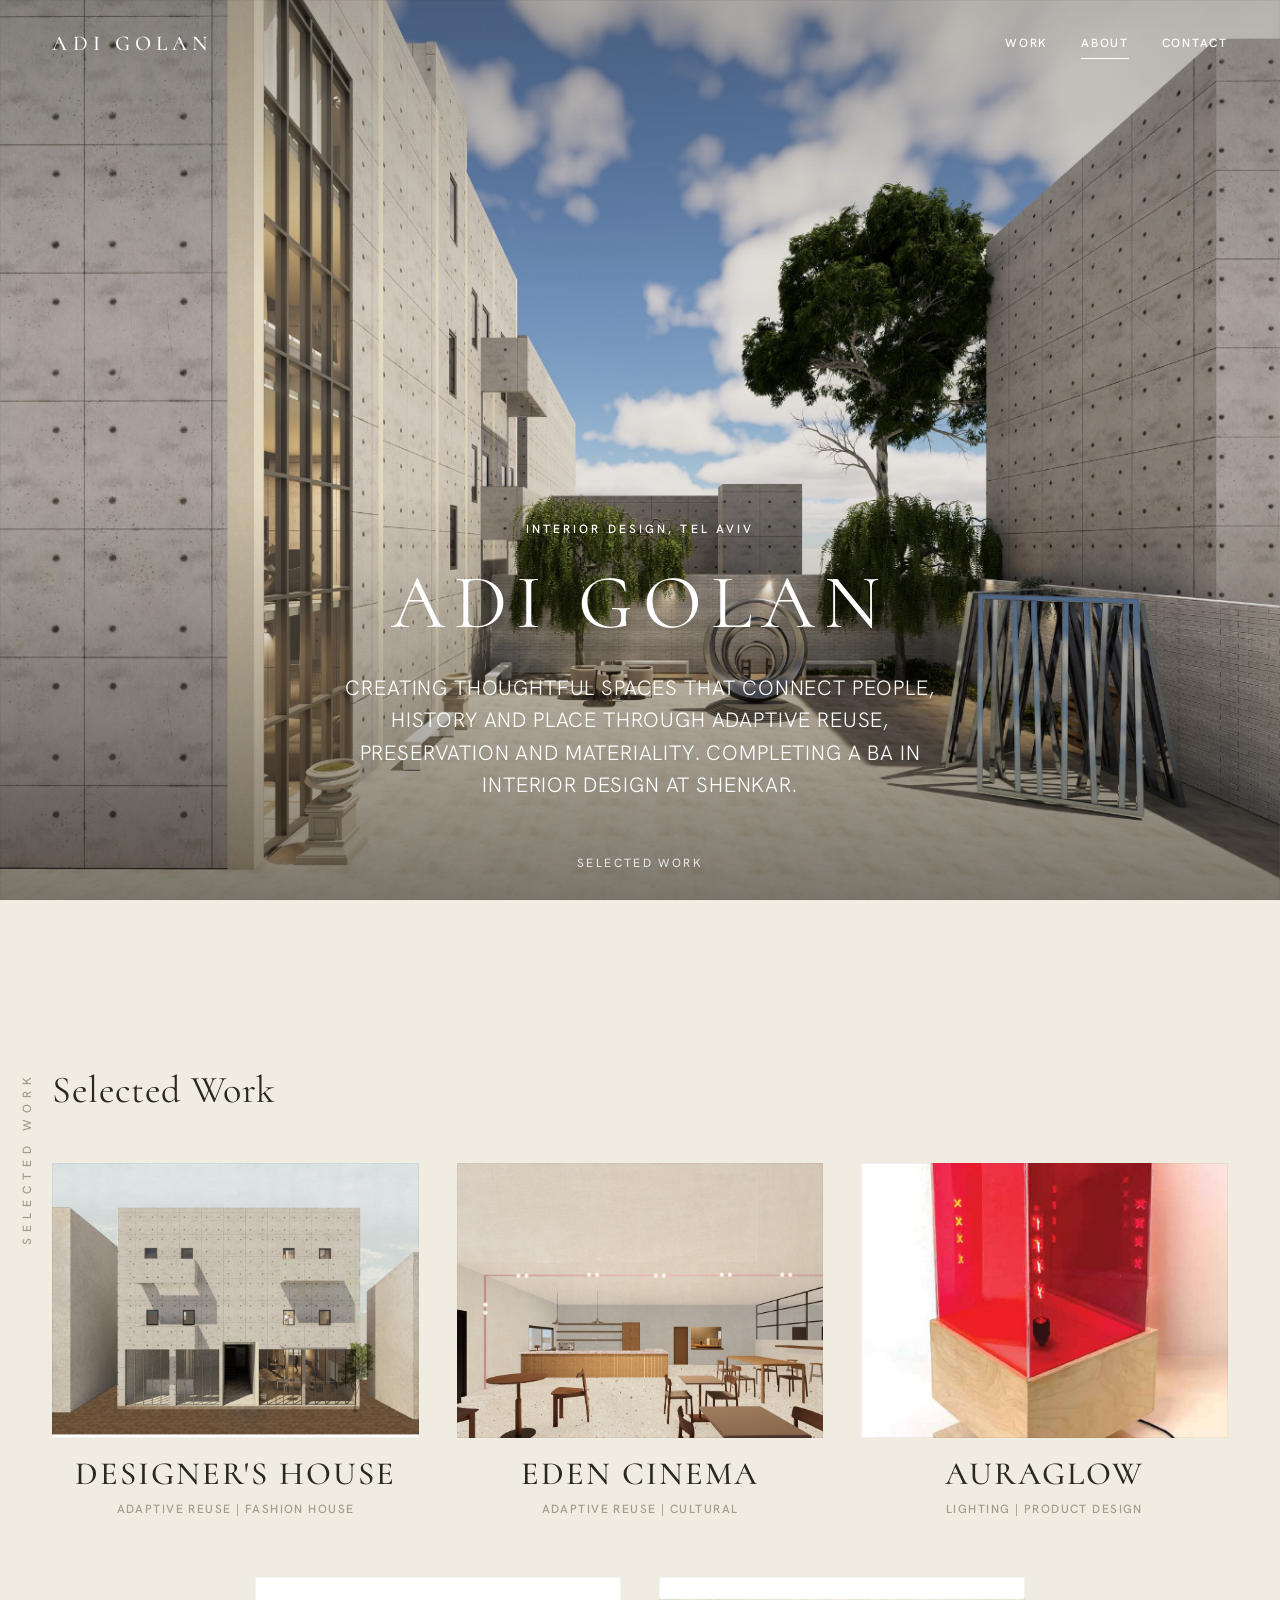
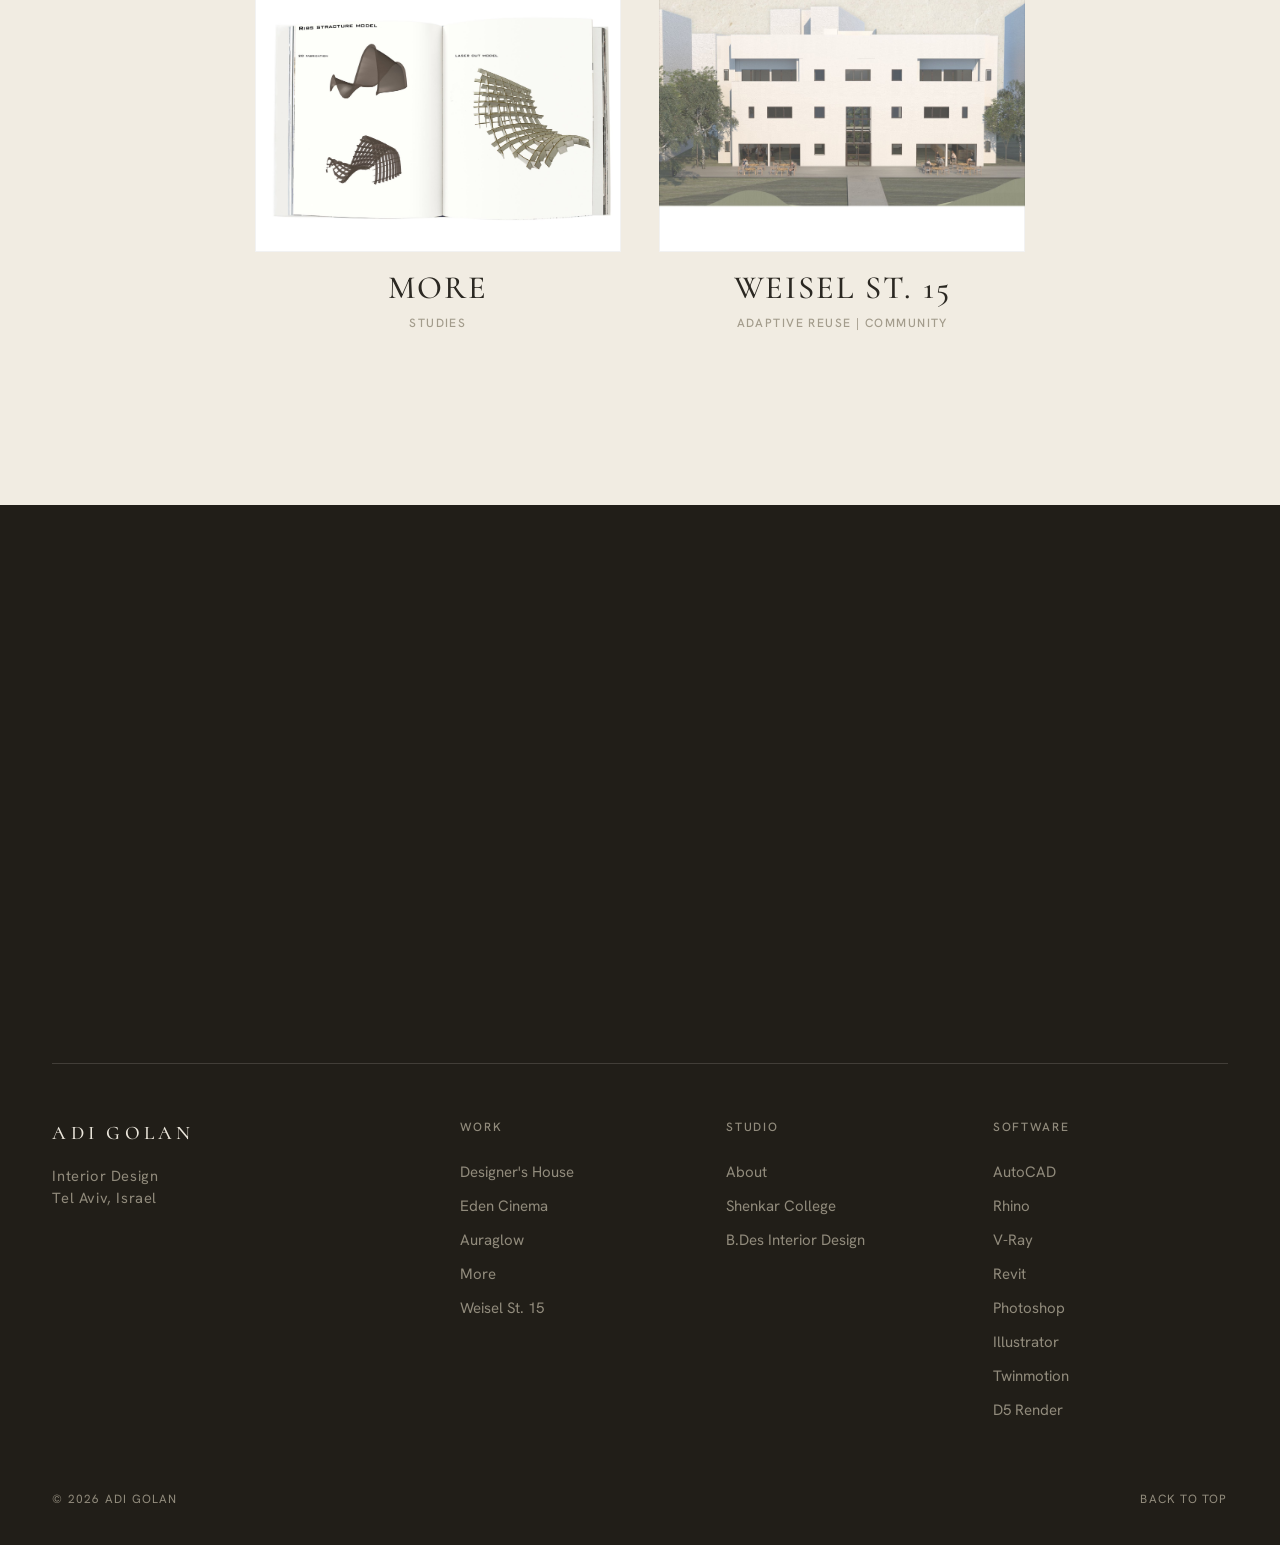
<file: index.html>
<!DOCTYPE html>
<html lang="en">
<head>
<meta charset="utf-8">
<meta name="viewport" content="width=device-width, initial-scale=1">
<title>Adi Golan · Interior Design Portfolio</title>
<meta name="description" content="Adi Golan, interior design portfolio. Adaptive reuse, preservation, materiality and spatial storytelling. Shenkar College, Tel Aviv.">
<meta property="og:title" content="Adi Golan · Interior Design Portfolio">
<meta property="og:description" content="Adi Golan, interior design portfolio. Adaptive reuse, preservation, materiality and spatial storytelling. Shenkar College, Tel Aviv.">
<meta property="og:type" content="website">
<link rel="icon" type="image/svg+xml" href="favicon.svg">
<link rel="icon" type="image/png" sizes="32x32" href="favicon-32.png">
<link rel="apple-touch-icon" href="apple-touch-icon.png">
<link rel="preconnect" href="https://fonts.googleapis.com">
<link rel="preconnect" href="https://fonts.gstatic.com" crossorigin>
<link href="https://fonts.googleapis.com/css2?family=Cormorant:ital,wght@0,300;0,400;0,500;1,400&family=Hanken+Grotesk:wght@300;400;500;600&display=swap" rel="stylesheet">
<link rel="stylesheet" href="styles.css">
</head>
<body>
<header class="nav" id="top">
  <a class="brand" href="#top">Adi Golan</a>
  <nav class="nav-links" aria-label="Primary">
    <a href="#work">Work</a>
    <a href="#about">About</a>
    <a href="#contact">Contact</a>
  </nav>
</header>
<main>
  <section class="hero-full" id="about">
    <div class="frame"><img src="assets/projects/designer-house/render-01.jpg" width="2400" height="1600" alt="Concrete courtyard of the Designer House project" loading="eager"></div>
    <div class="hero-overlay">
      <p class="hero-eyebrow load" style="--d:.15s">Interior Design, Tel Aviv</p>
      <h1 class="hero-name"><span class="clip"><span class="clip-i" style="--d:.35s">Adi Golan</span></span></h1>
      <p class="hero-bio load" style="--d:.78s">Creating thoughtful spaces that connect people, history and place through adaptive reuse, preservation and materiality. Completing a BA in Interior Design at Shenkar.</p>
    </div>
    <span class="hero-scroll">Selected Work</span>
  </section>

  <section class="projects" id="work">
    <span class="vlabel">Selected Work</span>
    <div class="wrap">
      <div class="section-head reveal">
        <h2>Selected Work</h2>
      </div>
      <div class="project-grid"><a class="project-link reveal" href="designer-house.html">
  <div class="frame"><img src="assets/projects/designer-house/render-06.jpg" width="2400" height="1600" alt="Designer&#x27;s House" loading="lazy"></div>
  <div class="project-cap">
    <span class="pt">Designer&#x27;s House</span>
    <span class="project-meta">Adaptive Reuse | Fashion House</span>
  </div>
</a><a class="project-link reveal" href="eden-cinema.html">
  <div class="frame"><img src="assets/projects/eden-cinema/render-01.jpg" width="2400" height="1600" alt="Eden Cinema" loading="lazy"></div>
  <div class="project-cap">
    <span class="pt">Eden Cinema</span>
    <span class="project-meta">Adaptive Reuse | Cultural</span>
  </div>
</a><a class="project-link reveal" href="auraglow.html">
  <div class="frame"><img src="assets/projects/aura-lamp/cover.jpg" alt="Auraglow" loading="lazy"></div>
  <div class="project-cap">
    <span class="pt">Auraglow</span>
    <span class="project-meta">Lighting | Product Design</span>
  </div>
</a><a class="project-link reveal" href="more.html">
  <div class="frame"><img src="assets/projects/more/ribs-model.jpg" width="2200" height="1467" alt="More" loading="lazy"></div>
  <div class="project-cap">
    <span class="pt">More</span>
    <span class="project-meta">Studies</span>
  </div>
</a><a class="project-link reveal" href="weisel-15.html">
  <div class="frame"><img src="assets/projects/weisel-15/cover.jpg" alt="Weisel St. 15" loading="lazy"></div>
  <div class="project-cap">
    <span class="pt">Weisel St. 15</span>
    <span class="project-meta">Adaptive Reuse | Community</span>
  </div>
</a></div>
    </div>
  </section>
</main>

<footer class="foot" id="contact"><div class="wrap">
  <p class="label reveal">Get in touch</p>
  <p class="foot-lead reveal" style="--d:60ms">Let's create something thoughtful.</p>
  <a class="foot-mail reveal" style="--d:120ms" href="mailto:adi.golan10@gmail.com">adi.golan10@gmail.com</a>
  <p class="label reveal" style="--d:160ms;margin-top:1.4rem;color:var(--foot-fg2)">Tel Aviv, Israel</p>
  <div class="foot-top">
    <div class="foot-brand">Adi Golan<span>Interior Design<br>Tel Aviv, Israel</span></div>
    <div class="foot-col">
      <h4 class="label">Work</h4>
      <a href="designer-house.html">Designer's House</a><a href="eden-cinema.html">Eden Cinema</a><a href="auraglow.html">Auraglow</a><a href="more.html">More</a><a href="weisel-15.html">Weisel St. 15</a>
    </div>
    <div class="foot-col">
      <h4 class="label">Studio</h4>
      <a href="#about">About</a>
      <p>Shenkar College</p>
      <p>B.Des Interior Design</p>
    </div>
    <div class="foot-col">
      <h4 class="label">Software</h4>
      <p>AutoCAD</p><p>Rhino</p><p>V-Ray</p><p>Revit</p><p>Photoshop</p><p>Illustrator</p><p>Twinmotion</p><p>D5 Render</p>
    </div>
  </div>
  <div class="foot-bottom">
    <span>&copy; 2026 Adi Golan</span>
    <a href="#top">Back to top</a>
  </div>
</div></footer>
<script src="app.js"></script>
</body>
</html>
</file>
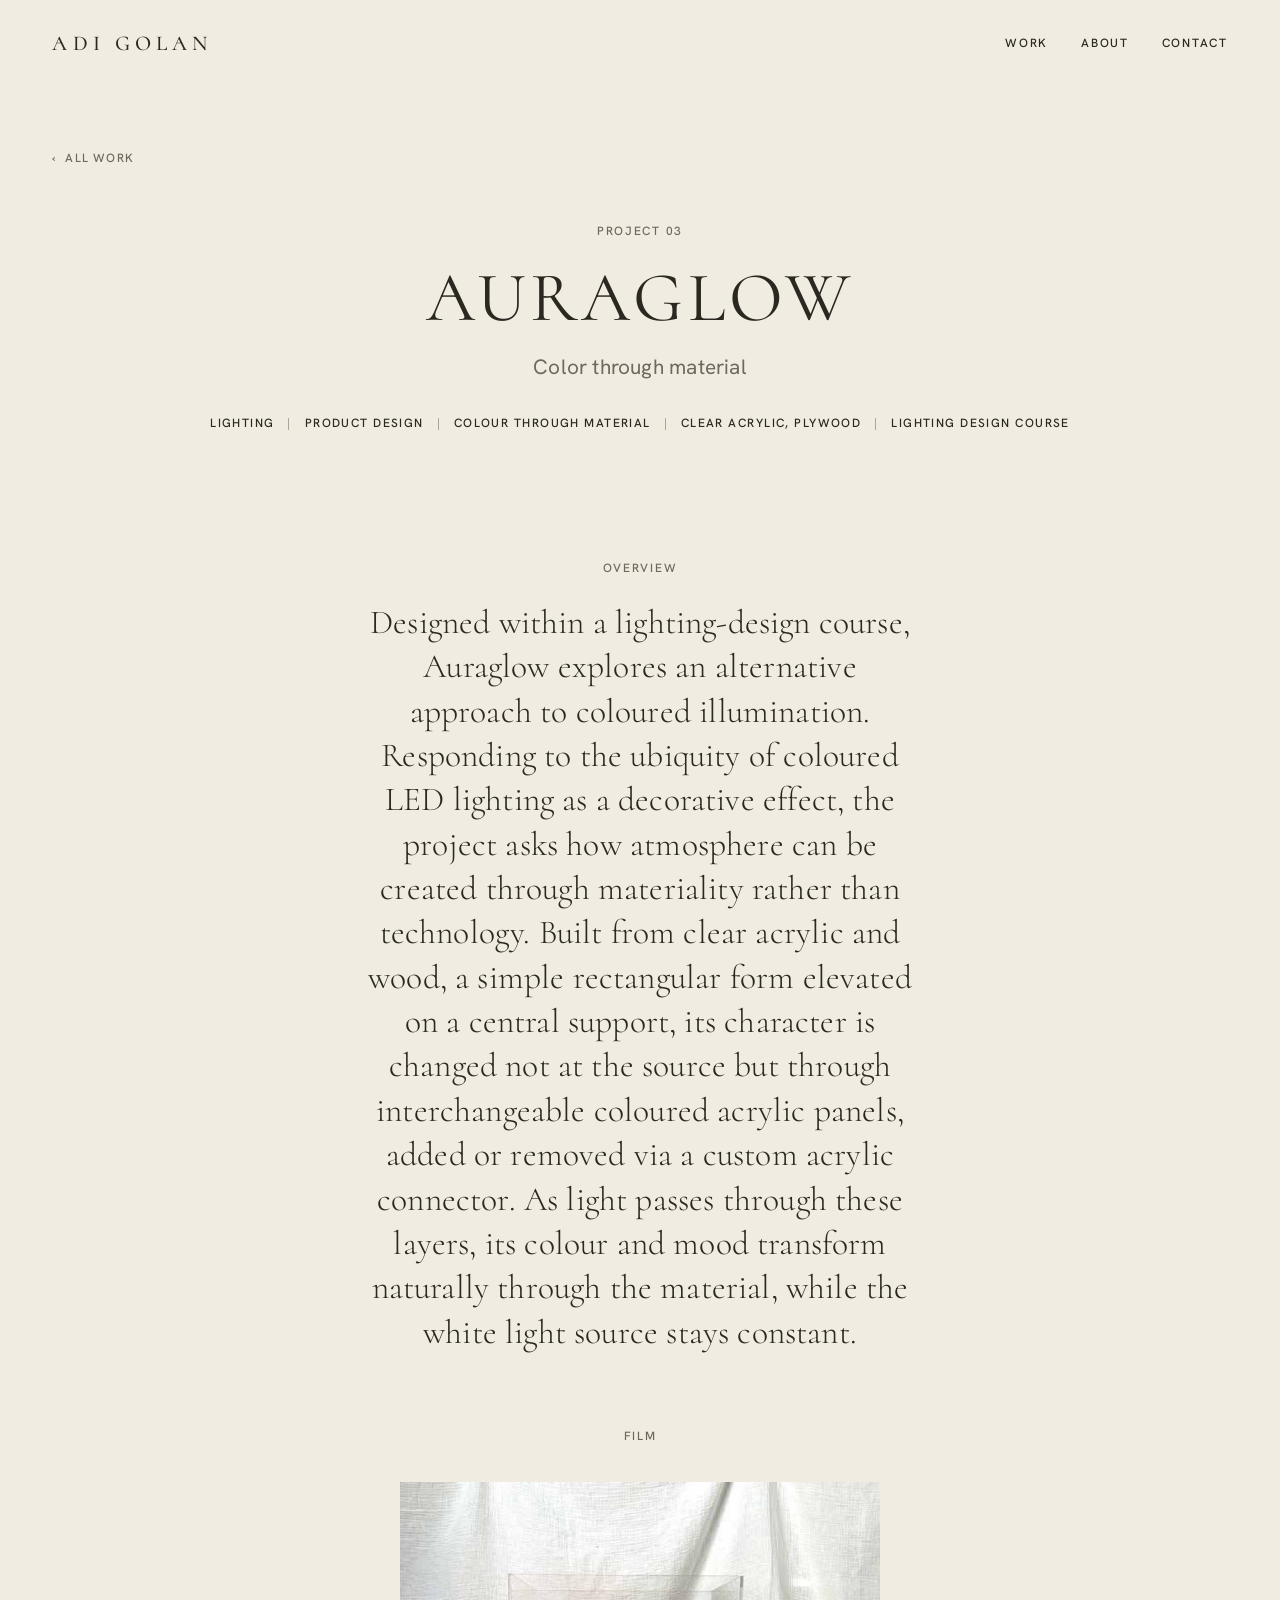
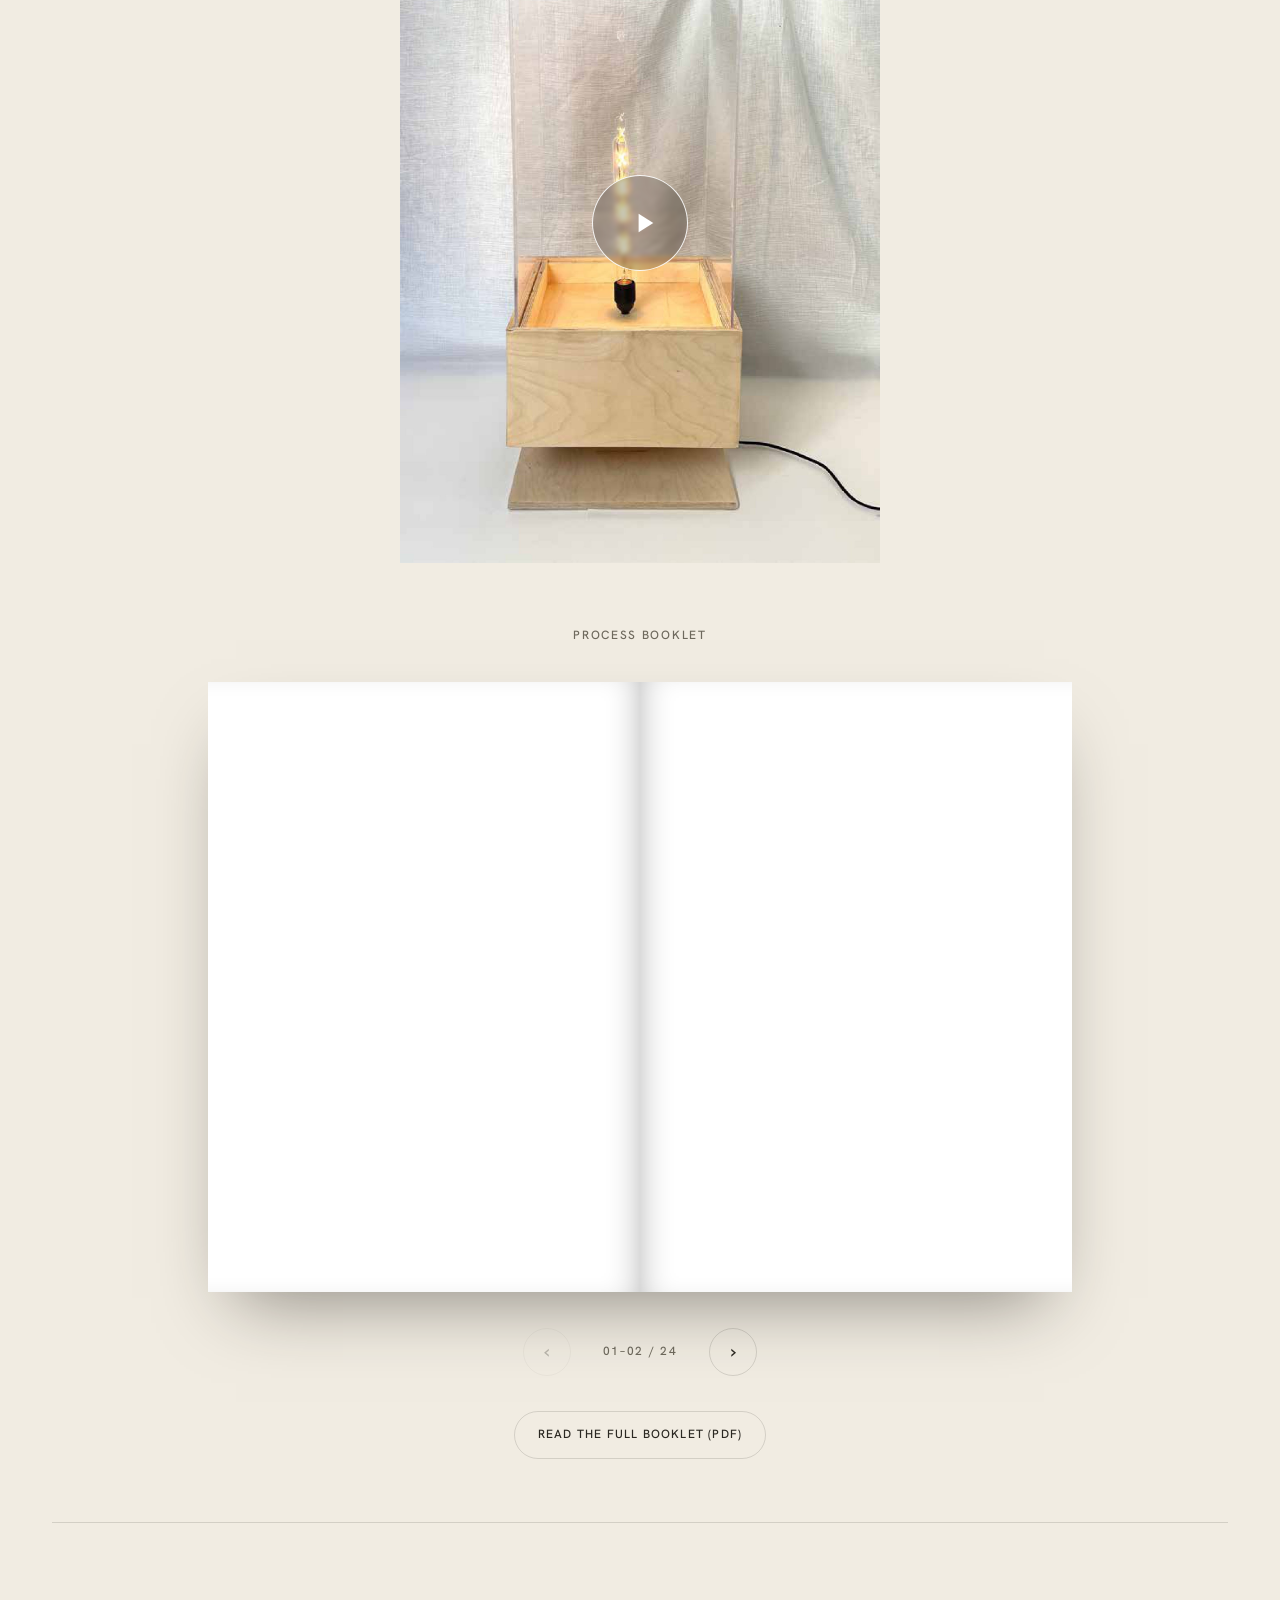
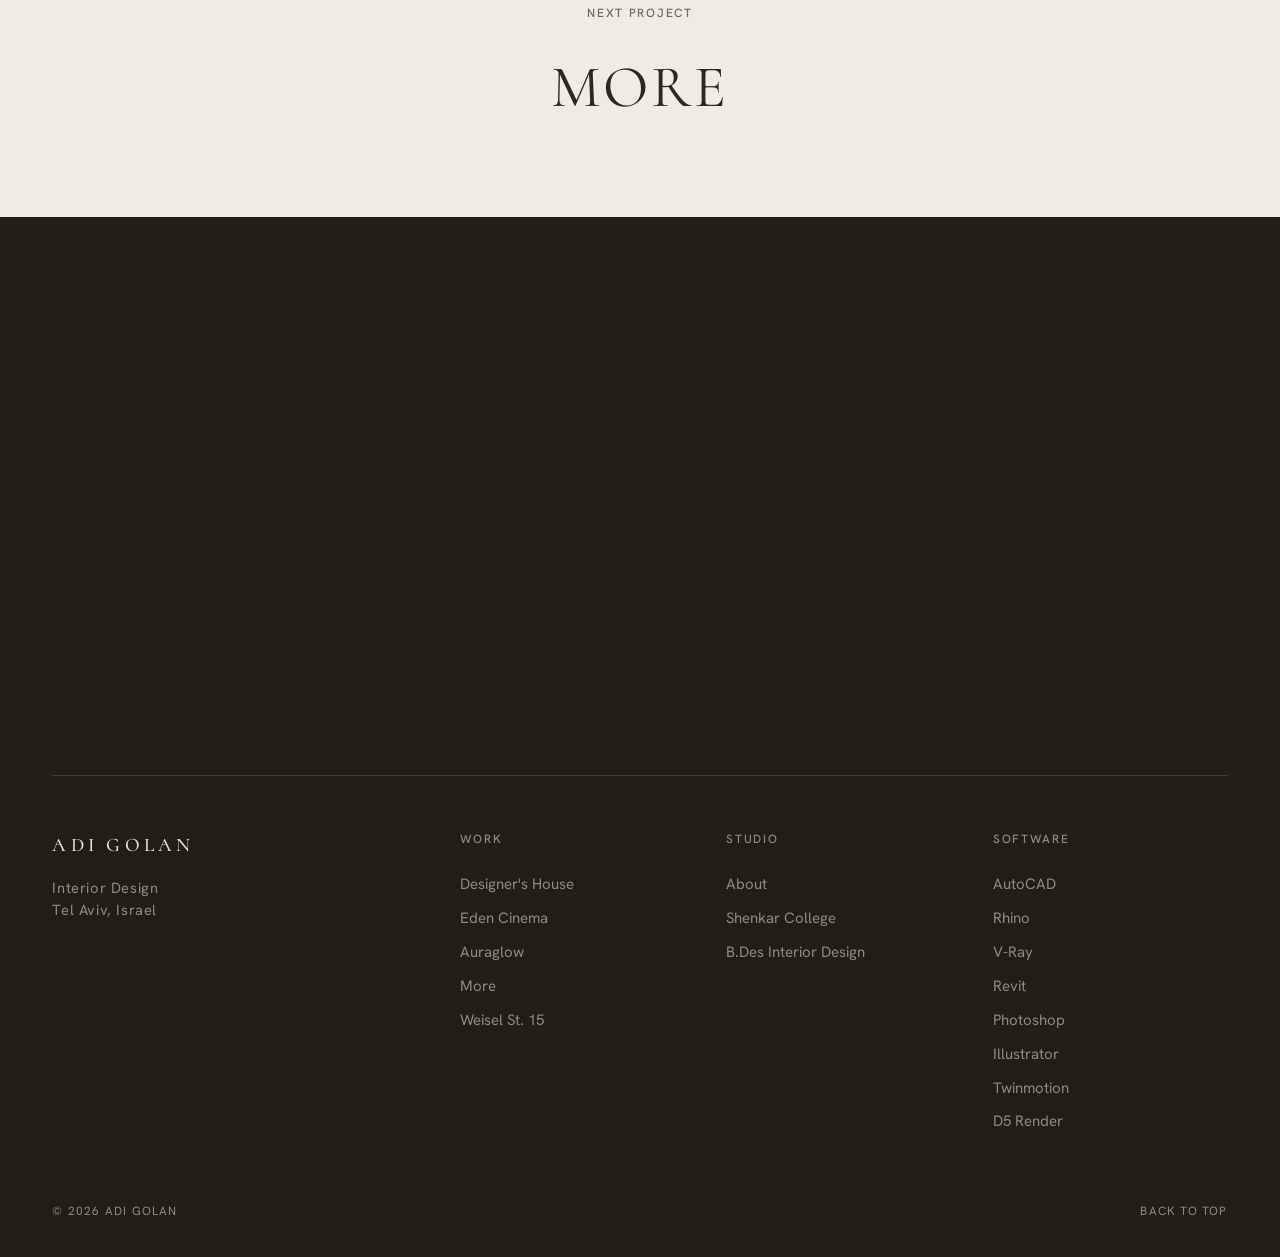
<file: auraglow.html>
<!DOCTYPE html>
<html lang="en">
<head>
<meta charset="utf-8">
<meta name="viewport" content="width=device-width, initial-scale=1">
<title>Auraglow · Adi Golan</title>
<meta name="description" content="A lamp that colours light through interchangeable material, not technology.">
<meta property="og:title" content="Auraglow · Adi Golan">
<meta property="og:description" content="A lamp that colours light through interchangeable material, not technology.">
<meta property="og:type" content="website">
<link rel="icon" type="image/svg+xml" href="favicon.svg">
<link rel="icon" type="image/png" sizes="32x32" href="favicon-32.png">
<link rel="apple-touch-icon" href="apple-touch-icon.png">
<link rel="preconnect" href="https://fonts.googleapis.com">
<link rel="preconnect" href="https://fonts.gstatic.com" crossorigin>
<link href="https://fonts.googleapis.com/css2?family=Cormorant:ital,wght@0,300;0,400;0,500;1,400&family=Hanken+Grotesk:wght@300;400;500;600&display=swap" rel="stylesheet">
<link rel="stylesheet" href="styles.css">
</head>
<body>
<header class="nav" id="top">
  <a class="brand" href="index.html">Adi Golan</a>
  <nav class="nav-links" aria-label="Primary">
    <a href="index.html#work">Work</a>
    <a href="index.html#about">About</a>
    <a href="index.html#contact">Contact</a>
  </nav>
</header>
<main class="proj">
  <section class="proj-hero"><div class="wrap">
    <a class="proj-back" href="index.html#work"><span class="arw">&lsaquo;</span> All work</a>
    <div class="proj-titleblock">
      
      <p class="proj-num label">Project 03</p>
      <h1 class="proj-title">Auraglow</h1>
      <p class="proj-sub">Color through material</p>
      <div class="meta-list reveal"><span class="v">Lighting</span><span class="sep">|</span><span class="v">Product Design</span><span class="sep">|</span><span class="v">Colour through material</span><span class="sep">|</span><span class="v">Clear acrylic, plywood</span><span class="sep">|</span><span class="v">Lighting Design Course</span></div>
    </div>
  </div></section>
  
  <div class="wrap"><section class="proj-lead">
    <span class="label reveal">Overview</span>
    <p class="lead-txt reveal" style="--d:80ms">Designed within a lighting-design course, Auraglow explores an alternative approach to coloured illumination. Responding to the ubiquity of coloured LED lighting as a decorative effect, the project asks how atmosphere can be created through materiality rather than technology. Built from clear acrylic and wood, a simple rectangular form elevated on a central support, its character is changed not at the source but through interchangeable coloured acrylic panels, added or removed via a custom acrylic connector. As light passes through these layers, its colour and mood transform naturally through the material, while the white light source stays constant.</p>
  </section></div>
  <section class="proj-section"><div class="wrap"><div class="seclabel"><span class="label">Film</span></div>
  <div class="videowrap reveal"><img class="vposter" src="assets/projects/aura-lamp/booklet-16.jpg" alt="" loading="lazy"><video preload="none" playsinline poster="assets/projects/aura-lamp/booklet-16.jpg"><source src="assets/projects/aura-lamp/lamp.mp4" type="video/mp4"></video><button class="playbtn" aria-label="Play film"><span class="circle"><svg viewBox="0 0 24 24" aria-hidden="true" focusable="false"><path d="M8 5v14l11-7z"/></svg></span></button></div>
</div></section><section class="proj-section"><div class="wrap"><div class="seclabel"><span class="label">Process Booklet</span></div>
  <div class="flipbook reveal" data-pages="assets/projects/aura-lamp/booklet-01.jpg,assets/projects/aura-lamp/booklet-02.jpg,assets/projects/aura-lamp/booklet-03.jpg,assets/projects/aura-lamp/booklet-04.jpg,assets/projects/aura-lamp/booklet-05.jpg,assets/projects/aura-lamp/booklet-06.jpg,assets/projects/aura-lamp/booklet-07.jpg,assets/projects/aura-lamp/booklet-08.jpg,assets/projects/aura-lamp/booklet-09.jpg,assets/projects/aura-lamp/booklet-10.jpg,assets/projects/aura-lamp/booklet-11.jpg,assets/projects/aura-lamp/booklet-12.jpg,assets/projects/aura-lamp/booklet-13.jpg,assets/projects/aura-lamp/booklet-14.jpg,assets/projects/aura-lamp/booklet-15.jpg,assets/projects/aura-lamp/booklet-16.jpg,assets/projects/aura-lamp/booklet-17.jpg,assets/projects/aura-lamp/booklet-18.jpg,assets/projects/aura-lamp/booklet-19.jpg,assets/projects/aura-lamp/booklet-20.jpg,assets/projects/aura-lamp/booklet-21.jpg,assets/projects/aura-lamp/booklet-22.jpg,assets/projects/aura-lamp/booklet-23.jpg,assets/projects/aura-lamp/booklet-24.jpg" data-count="24" aria-label="Booklet, 24 pages"></div>
  <div class="flip-nav">
    <button class="flip-btn flip-prev" type="button" aria-label="Previous pages">&lsaquo;</button>
    <span class="flip-counter" aria-live="polite"></span>
    <button class="flip-btn flip-next" type="button" aria-label="Next pages">&rsaquo;</button>
  </div><div class="dlwrap reveal"><a class="dl" href="assets/projects/aura-lamp/booklet.pdf" download>Read the full booklet (PDF)</a></div>
</div></section>
  <div class="wrap"><section class="nextproj">
    <a href="more.html">
      <span class="label">Next Project</span>
      <span class="npt">More</span>
    </a>
  </section></div>
</main>

<footer class="foot" id="contact"><div class="wrap">
  <p class="label reveal">Get in touch</p>
  <p class="foot-lead reveal" style="--d:60ms">Let's create something thoughtful.</p>
  <a class="foot-mail reveal" style="--d:120ms" href="mailto:adi.golan10@gmail.com">adi.golan10@gmail.com</a>
  <p class="label reveal" style="--d:160ms;margin-top:1.4rem;color:var(--foot-fg2)">Tel Aviv, Israel</p>
  <div class="foot-top">
    <div class="foot-brand">Adi Golan<span>Interior Design<br>Tel Aviv, Israel</span></div>
    <div class="foot-col">
      <h4 class="label">Work</h4>
      <a href="designer-house.html">Designer's House</a><a href="eden-cinema.html">Eden Cinema</a><a href="auraglow.html">Auraglow</a><a href="more.html">More</a><a href="weisel-15.html">Weisel St. 15</a>
    </div>
    <div class="foot-col">
      <h4 class="label">Studio</h4>
      <a href="index.html#about">About</a>
      <p>Shenkar College</p>
      <p>B.Des Interior Design</p>
    </div>
    <div class="foot-col">
      <h4 class="label">Software</h4>
      <p>AutoCAD</p><p>Rhino</p><p>V-Ray</p><p>Revit</p><p>Photoshop</p><p>Illustrator</p><p>Twinmotion</p><p>D5 Render</p>
    </div>
  </div>
  <div class="foot-bottom">
    <span>&copy; 2026 Adi Golan</span>
    <a href="#top">Back to top</a>
  </div>
</div></footer>
<script src="app.js"></script>
</body>
</html>
</file>
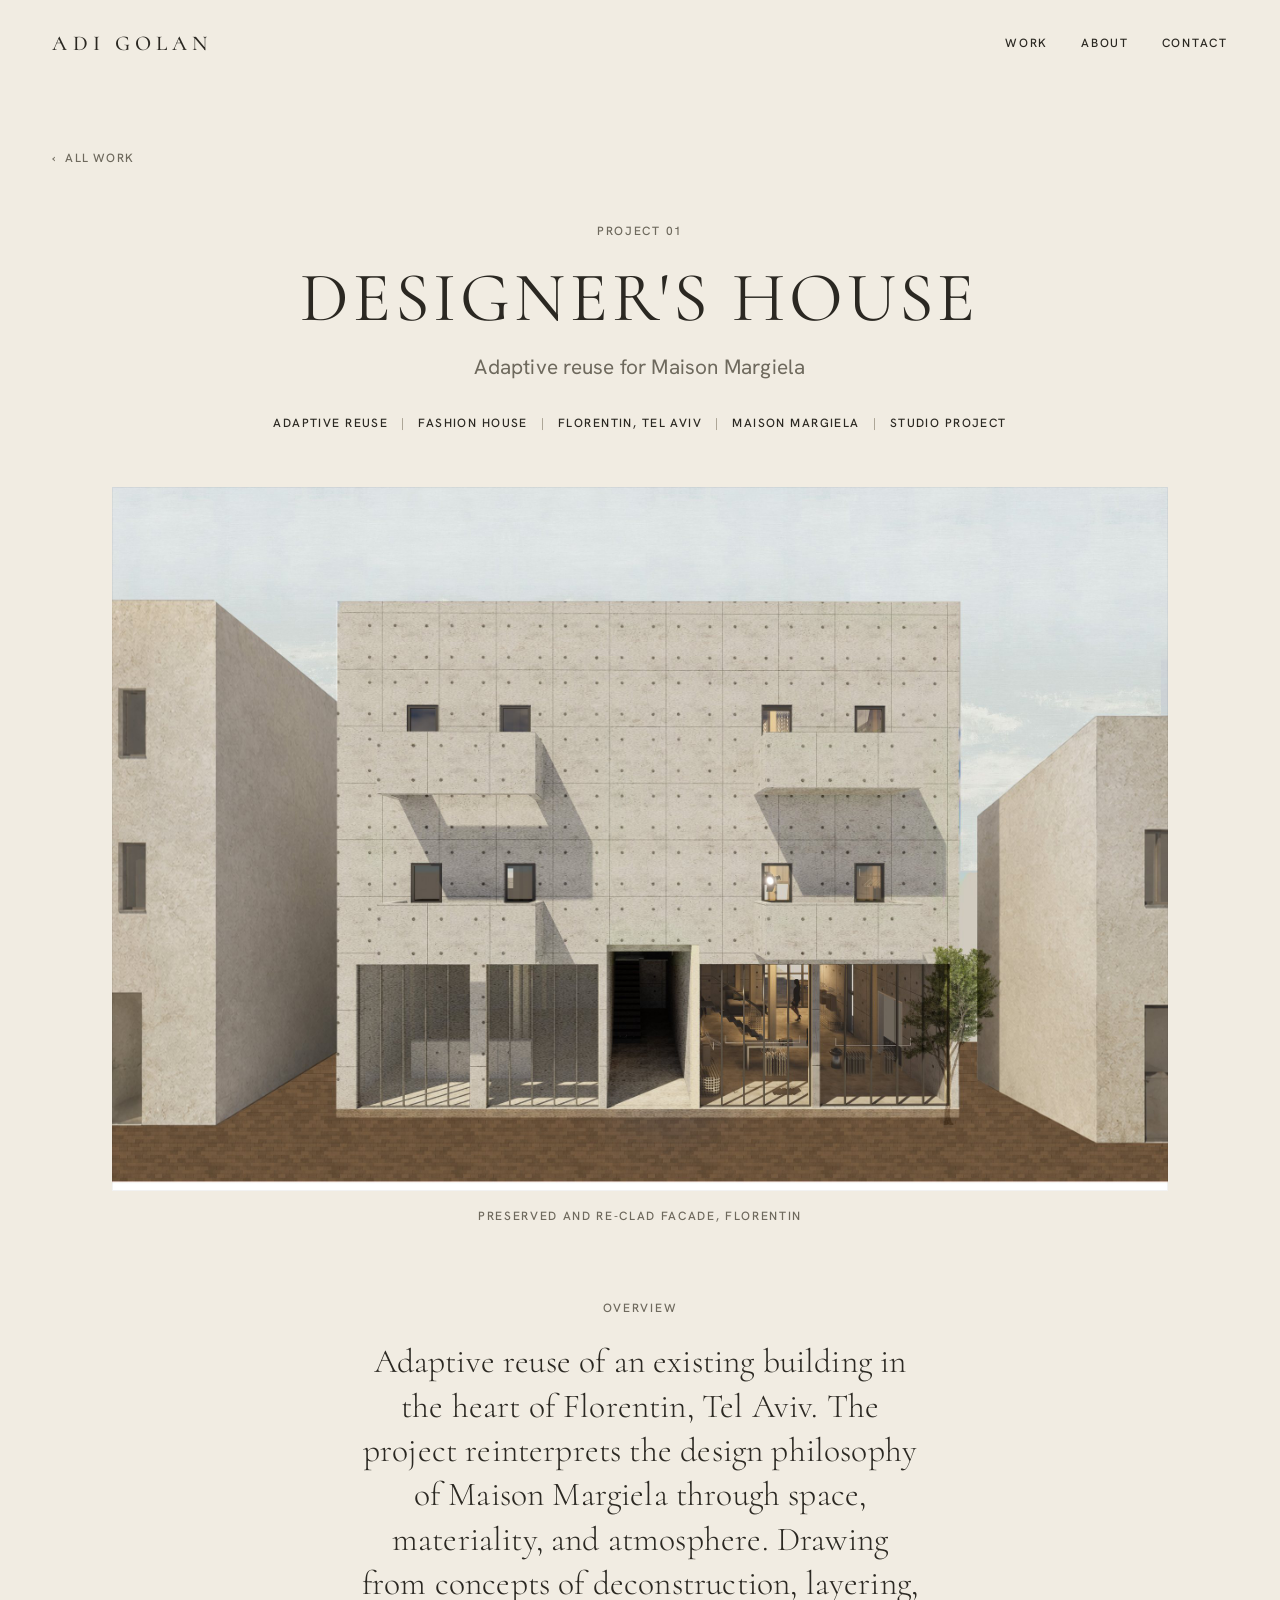
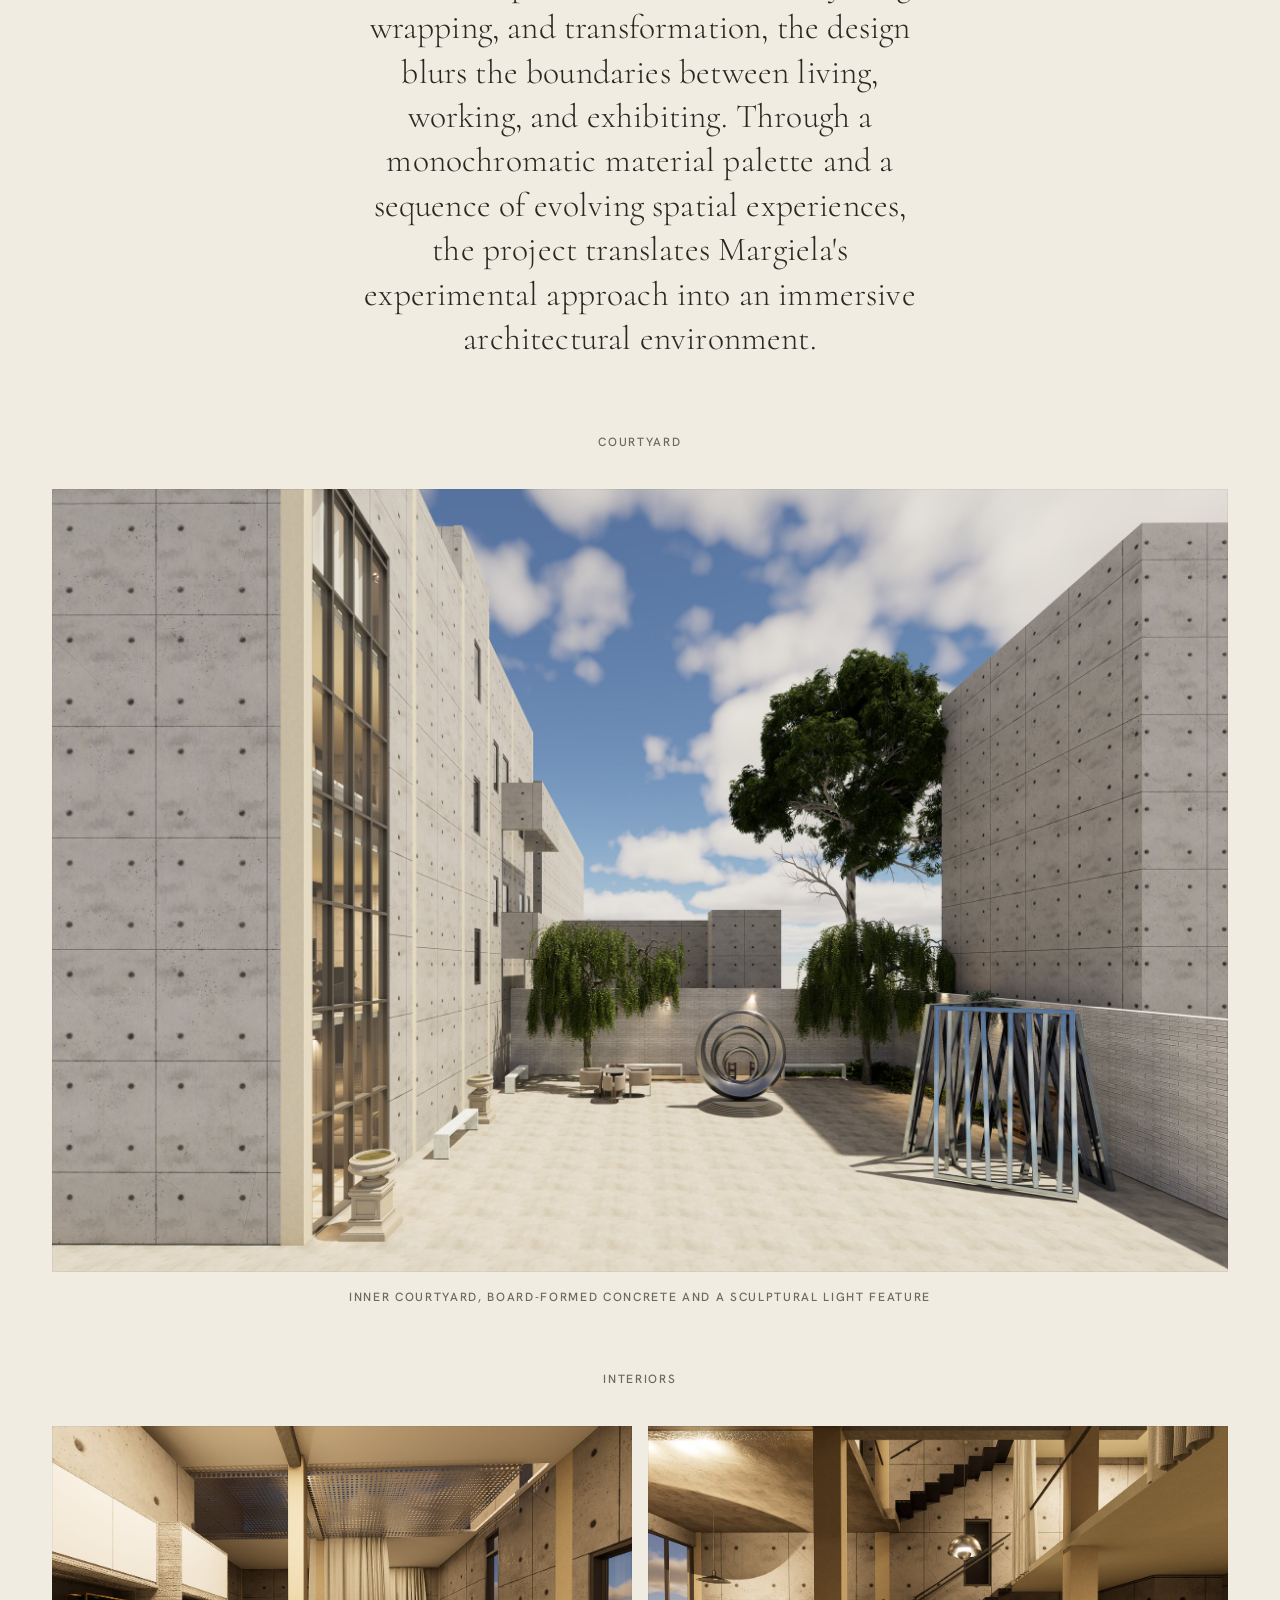
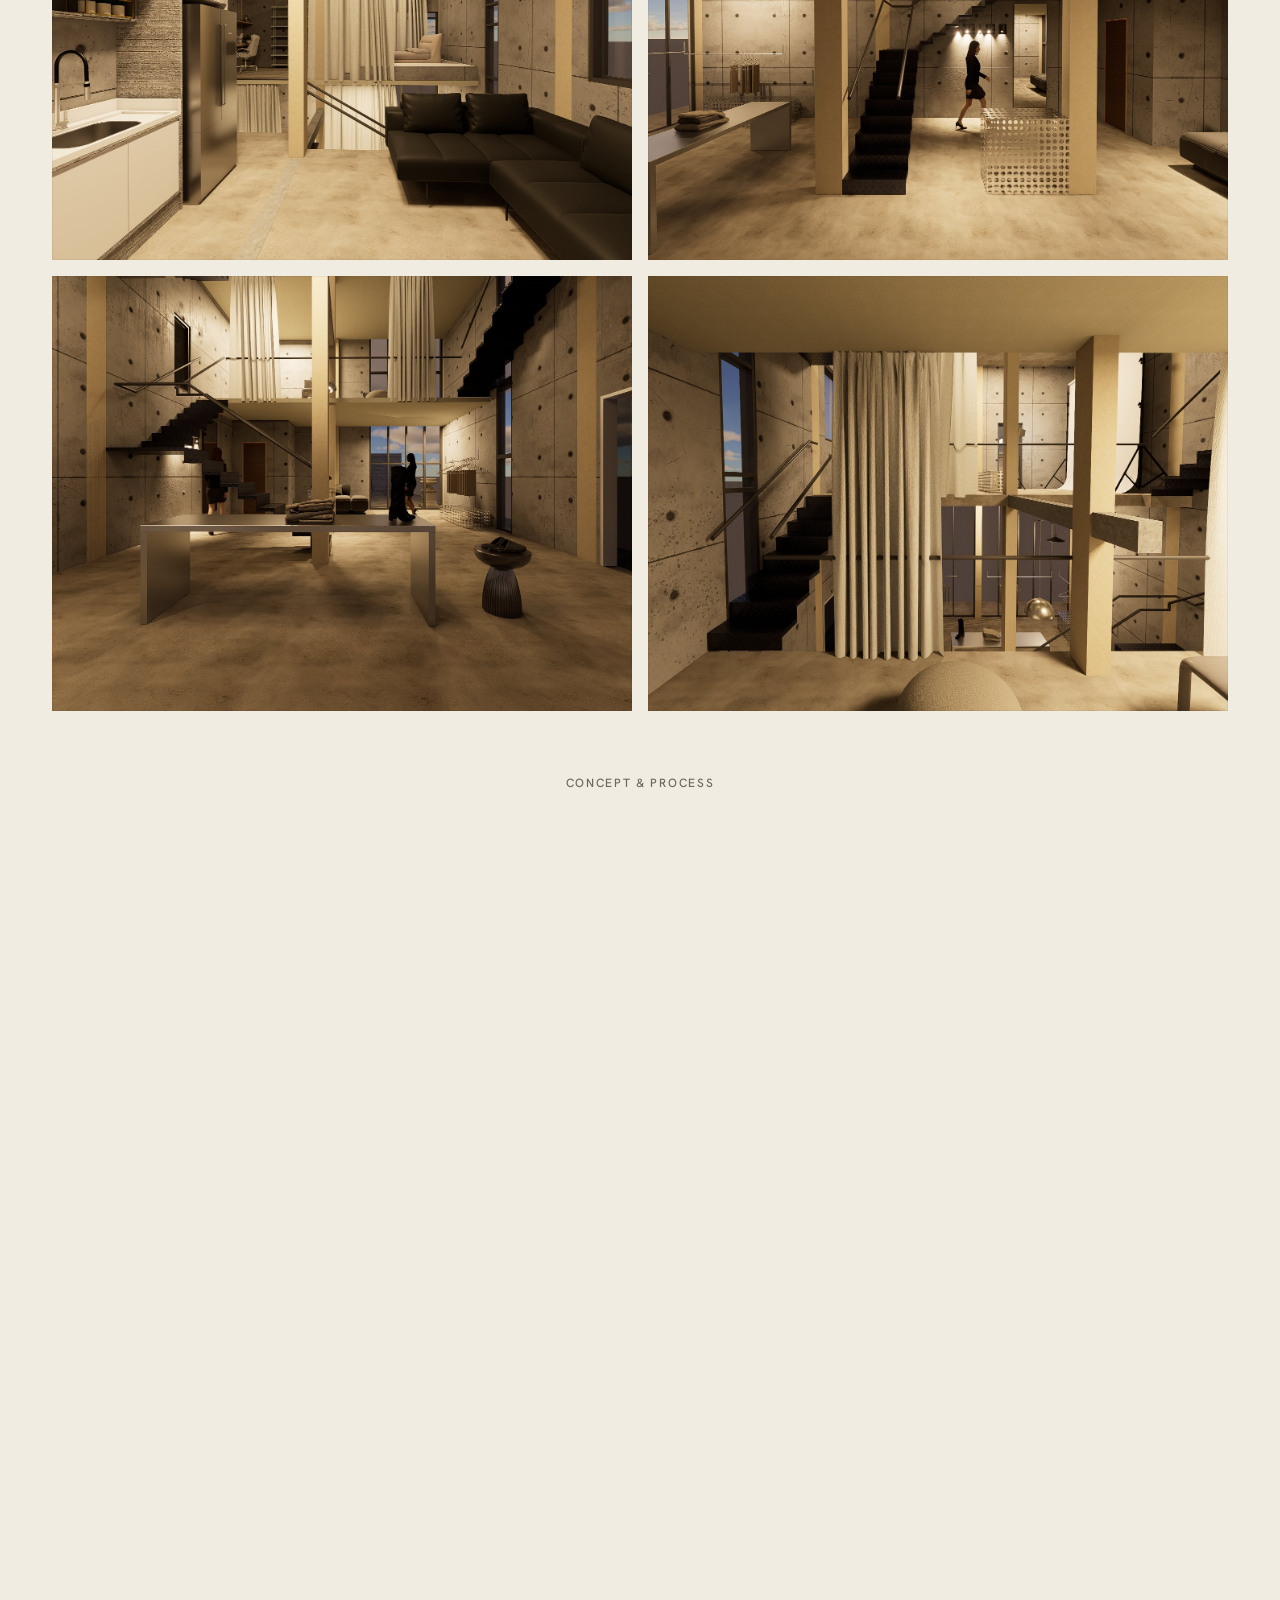
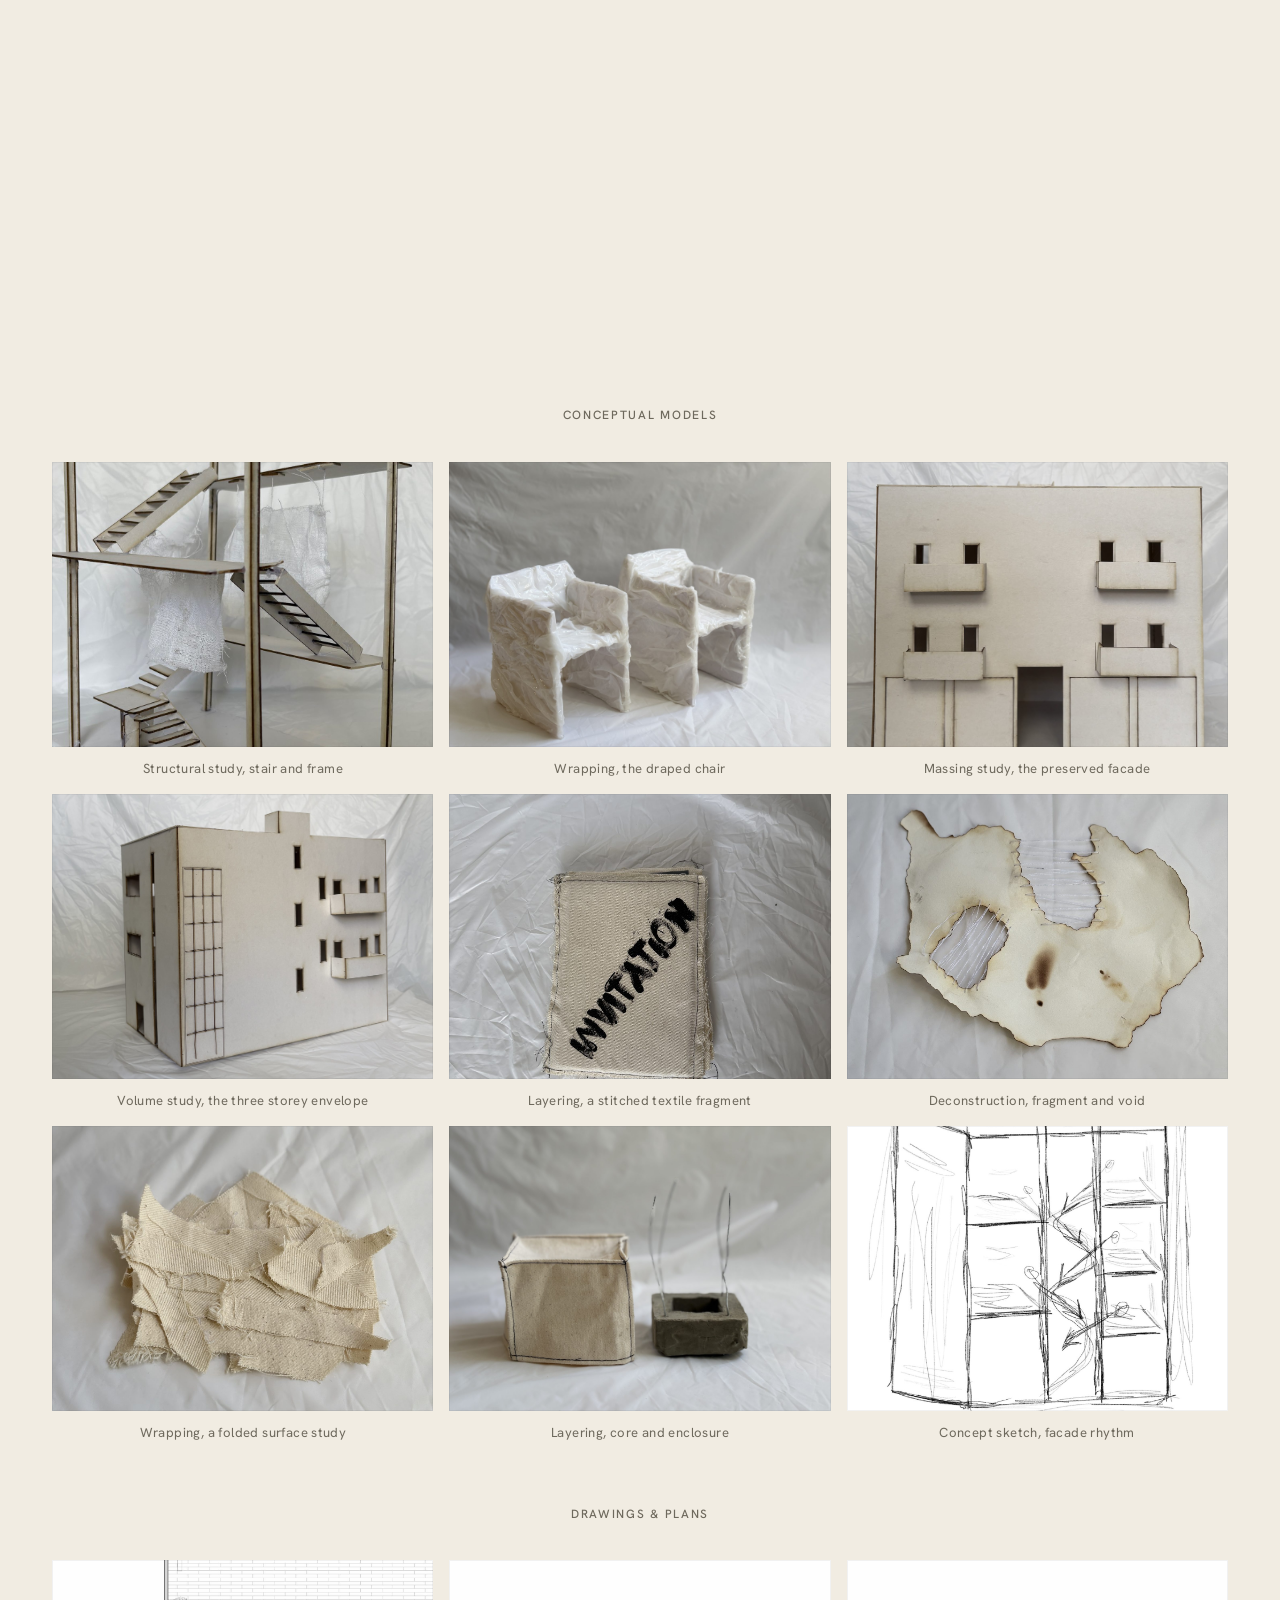
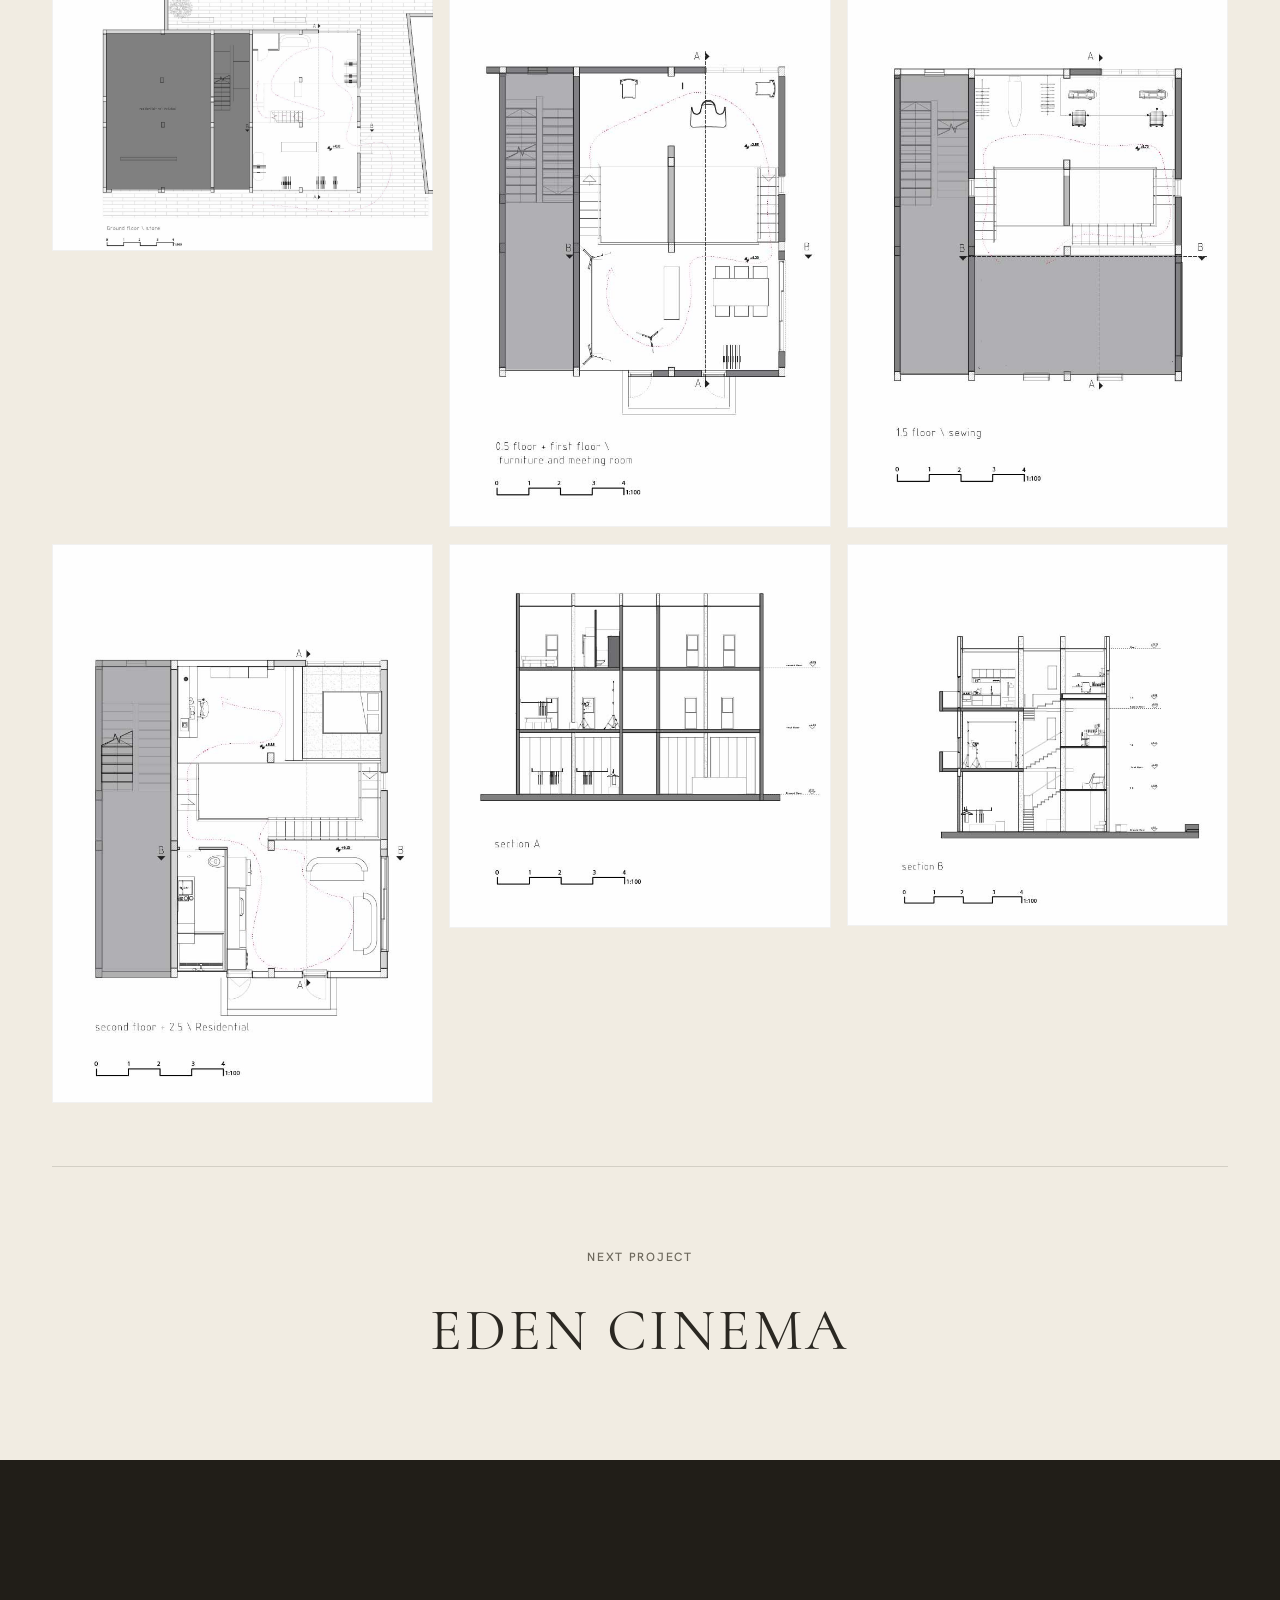
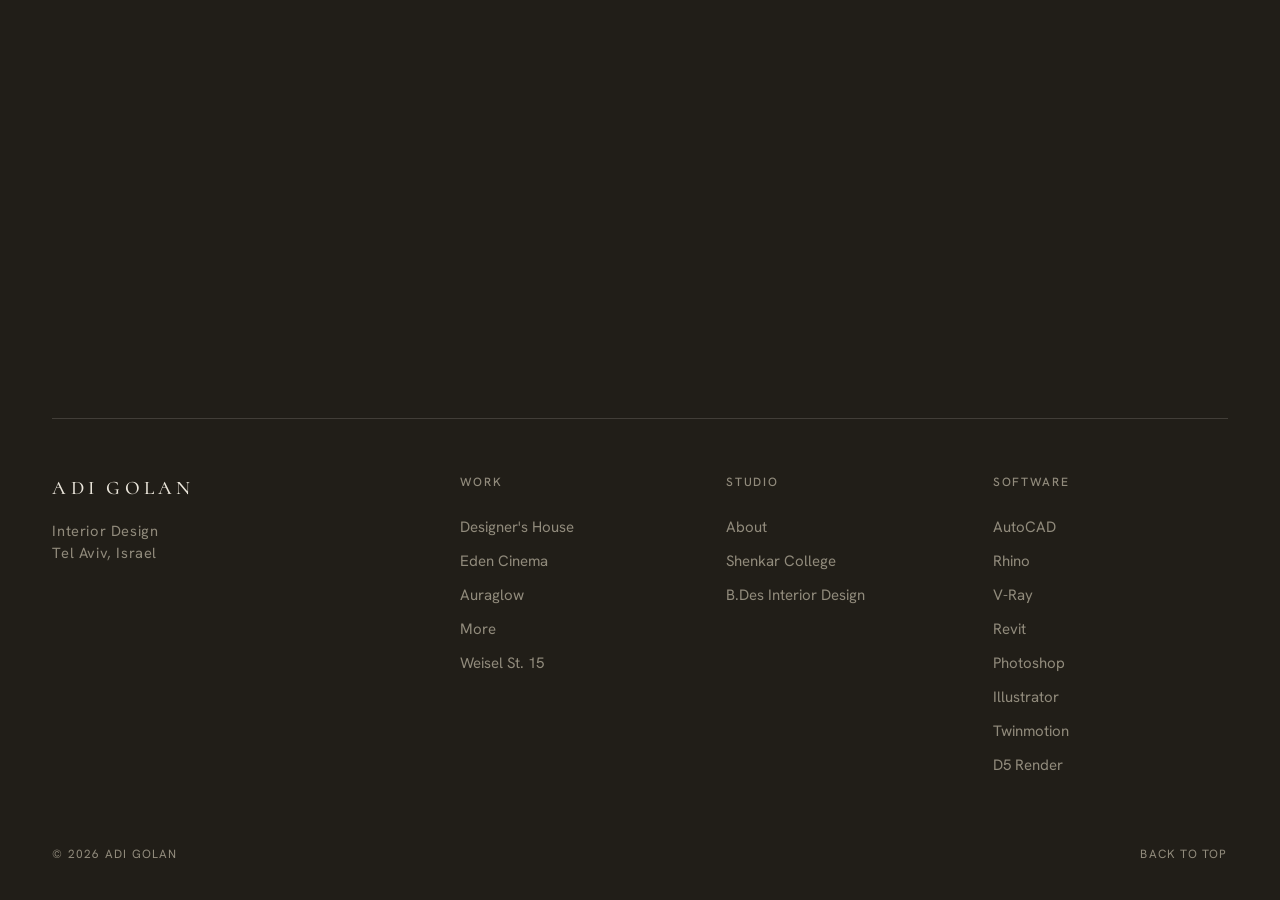
<file: designer-house.html>
<!DOCTYPE html>
<html lang="en">
<head>
<meta charset="utf-8">
<meta name="viewport" content="width=device-width, initial-scale=1">
<title>Designer&#x27;s House · Adi Golan</title>
<meta name="description" content="Reinterpreting the design philosophy of Maison Margiela through space, materiality and atmosphere.">
<meta property="og:title" content="Designer&#x27;s House · Adi Golan">
<meta property="og:description" content="Reinterpreting the design philosophy of Maison Margiela through space, materiality and atmosphere.">
<meta property="og:type" content="website">
<link rel="icon" type="image/svg+xml" href="favicon.svg">
<link rel="icon" type="image/png" sizes="32x32" href="favicon-32.png">
<link rel="apple-touch-icon" href="apple-touch-icon.png">
<link rel="preconnect" href="https://fonts.googleapis.com">
<link rel="preconnect" href="https://fonts.gstatic.com" crossorigin>
<link href="https://fonts.googleapis.com/css2?family=Cormorant:ital,wght@0,300;0,400;0,500;1,400&family=Hanken+Grotesk:wght@300;400;500;600&display=swap" rel="stylesheet">
<link rel="stylesheet" href="styles.css">
</head>
<body>
<header class="nav" id="top">
  <a class="brand" href="index.html">Adi Golan</a>
  <nav class="nav-links" aria-label="Primary">
    <a href="index.html#work">Work</a>
    <a href="index.html#about">About</a>
    <a href="index.html#contact">Contact</a>
  </nav>
</header>
<main class="proj">
  <section class="proj-hero"><div class="wrap">
    <a class="proj-back" href="index.html#work"><span class="arw">&lsaquo;</span> All work</a>
    <div class="proj-titleblock">
      
      <p class="proj-num label">Project 01</p>
      <h1 class="proj-title">Designer&#x27;s House</h1>
      <p class="proj-sub">Adaptive reuse for Maison Margiela</p>
      <div class="meta-list reveal"><span class="v">Adaptive Reuse</span><span class="sep">|</span><span class="v">Fashion House</span><span class="sep">|</span><span class="v">Florentin, Tel Aviv</span><span class="sep">|</span><span class="v">Maison Margiela</span><span class="sep">|</span><span class="v">Studio Project</span></div>
    </div>
  </div></section>
  <figure class="bigfig hero-fig reveal"><div class="wrap">
  <div class="frame" data-lb="assets/projects/designer-house/render-06.jpg" data-cap="Preserved and re-clad facade, Florentin"><img src="assets/projects/designer-house/render-06.jpg" width="2400" height="1600" alt="Board-formed concrete facade with rhythmic tie-hole pattern" loading="eager"></div>
  <div class="figcap"><span class="label">Preserved and re-clad facade, Florentin</span></div>
</div></figure>
  <div class="wrap"><section class="proj-lead">
    <span class="label reveal">Overview</span>
    <p class="lead-txt reveal" style="--d:80ms">Adaptive reuse of an existing building in the heart of Florentin, Tel Aviv. The project reinterprets the design philosophy of Maison Margiela through space, materiality, and atmosphere. Drawing from concepts of deconstruction, layering, wrapping, and transformation, the design blurs the boundaries between living, working, and exhibiting. Through a monochromatic material palette and a sequence of evolving spatial experiences, the project translates Margiela&#x27;s experimental approach into an immersive architectural environment.</p>
  </section></div>
  <section class="proj-section"><div class="wrap"><div class="seclabel"><span class="label">Courtyard</span></div>
  <figure class="bigfig reveal"><div class="frame" data-lb="assets/projects/designer-house/render-01.jpg" data-cap="Inner courtyard, board-formed concrete and a sculptural light feature"><img src="assets/projects/designer-house/render-01.jpg" width="2400" height="1600" alt="Concrete courtyard with sculptural element" loading="lazy"></div><div class="figcap"><span class="label">Inner courtyard, board-formed concrete and a sculptural light feature</span></div></figure>
</div></section><section class="proj-section"><div class="wrap"><div class="seclabel"><span class="label">Interiors</span></div><div class="gal gal-2"><div class="shot reveal" data-lb="assets/projects/designer-house/render-02.jpg" data-cap="Interior visualisation"><div class="frame" style="aspect-ratio:4 / 3"><img src="assets/projects/designer-house/render-02.jpg" width="1440" height="1079" alt="Interior visualisation" loading="lazy"></div></div><div class="shot reveal" data-lb="assets/projects/designer-house/render-03.jpg" data-cap="Interior visualisation"><div class="frame" style="aspect-ratio:4 / 3"><img src="assets/projects/designer-house/render-03.jpg" width="1440" height="1079" alt="Interior visualisation" loading="lazy"></div></div><div class="shot reveal" data-lb="assets/projects/designer-house/render-04.jpg" data-cap="Interior visualisation"><div class="frame" style="aspect-ratio:4 / 3"><img src="assets/projects/designer-house/render-04.jpg" width="1440" height="1079" alt="Interior visualisation" loading="lazy"></div></div><div class="shot reveal" data-lb="assets/projects/designer-house/render-05.jpg" data-cap="Interior visualisation"><div class="frame" style="aspect-ratio:4 / 3"><img src="assets/projects/designer-house/render-05.jpg" width="1440" height="1079" alt="Interior visualisation" loading="lazy"></div></div></div></div></section><section class="proj-section"><div class="wrap"><div class="seclabel"><span class="label">Concept &amp; Process</span></div><div class="figtext reveal">
                <p>Following the selection of Maison Margiela as the project's design reference, a series of conceptual models were developed around the key themes of <em>deconstruction</em>, <em>layering</em>, and <em>wrapping</em>. These abstract explorations served as an initial investigation into the designer's spatial language, building three-dimensional thinking and a conceptual foundation for the project.</p>
                <h4>Deconstruction</h4><p>An exploration of fragmentation, separation, and exposed connections, revealing the relationship between broken elements and the space created between them.</p>
                <h4>Layering</h4><p>The model examines how depth, texture, and spatial complexity emerge from the interaction between individual elements.</p>
                <h4>Wrapping</h4><p>A dialogue between an inner core and its surrounding envelope. Through covering and enclosing, the model examines how boundaries can simultaneously reveal and conceal what lies within.</p>
                <h4>Furniture, the Margiela Chair</h4><p>The conceptual themes were translated into a three-dimensional furniture piece. A chair was chosen as a familiar, fundamental object, a parallel to Margiela's practice, where experimental collections always sit on a foundation of timeless essentials. Treated as a basic typology and reinterpreted through Margiela's language, the everyday object becomes a spatial expression of the brand's values.</p>
                <h4>Fashion House</h4><p>The project expanded into a complete fashion house: retail, an exhibition area for furniture and sculptural pieces, pattern-making and creative workspaces, and residential quarters. Set within a three-storey existing building, preservation requirements retained the primary eastern and northern facades as a historical framework, negotiating between preservation and transformation while establishing a new spatial identity.</p>
            </div></div></section><section class="proj-section"><div class="wrap"><div class="seclabel"><span class="label">Conceptual Models</span></div><div class="gal gal-3 gal-caps"><div class="shot reveal" data-lb="assets/projects/designer-house/process-01.jpg" data-cap="Structural study, stair and frame"><div class="frame" style="aspect-ratio:4 / 3"><img src="assets/projects/designer-house/process-01.jpg" width="1069" height="1900" alt="Structural study, stair and frame" loading="lazy"></div><span class="shot-cap">Structural study, stair and frame</span></div><div class="shot reveal" data-lb="assets/projects/designer-house/process-02.jpg" data-cap="Wrapping, the draped chair"><div class="frame" style="aspect-ratio:4 / 3"><img src="assets/projects/designer-house/process-02.jpg" width="1900" height="1425" alt="Wrapping, the draped chair" loading="lazy"></div><span class="shot-cap">Wrapping, the draped chair</span></div><div class="shot reveal" data-lb="assets/projects/designer-house/process-04.jpg" data-cap="Massing study, the preserved facade"><div class="frame" style="aspect-ratio:4 / 3"><img src="assets/projects/designer-house/process-04.jpg" width="1625" height="1900" alt="Massing study, the preserved facade" loading="lazy"></div><span class="shot-cap">Massing study, the preserved facade</span></div><div class="shot reveal" data-lb="assets/projects/designer-house/process-05.jpg" data-cap="Volume study, the three storey envelope"><div class="frame" style="aspect-ratio:4 / 3"><img src="assets/projects/designer-house/process-05.jpg" width="1900" height="1700" alt="Volume study, the three storey envelope" loading="lazy"></div><span class="shot-cap">Volume study, the three storey envelope</span></div><div class="shot reveal" data-lb="assets/projects/designer-house/process-06.jpg" data-cap="Layering, a stitched textile fragment"><div class="frame" style="aspect-ratio:4 / 3"><img src="assets/projects/designer-house/process-06.jpg" width="1425" height="1900" alt="Layering, a stitched textile fragment" loading="lazy"></div><span class="shot-cap">Layering, a stitched textile fragment</span></div><div class="shot reveal" data-lb="assets/projects/designer-house/process-07.jpg" data-cap="Deconstruction, fragment and void"><div class="frame" style="aspect-ratio:4 / 3"><img src="assets/projects/designer-house/process-07.jpg" width="1425" height="1900" alt="Deconstruction, fragment and void" loading="lazy"></div><span class="shot-cap">Deconstruction, fragment and void</span></div><div class="shot reveal" data-lb="assets/projects/designer-house/process-08.jpg" data-cap="Wrapping, a folded surface study"><div class="frame" style="aspect-ratio:4 / 3"><img src="assets/projects/designer-house/process-08.jpg" width="1425" height="1900" alt="Wrapping, a folded surface study" loading="lazy"></div><span class="shot-cap">Wrapping, a folded surface study</span></div><div class="shot reveal" data-lb="assets/projects/designer-house/process-09.jpg" data-cap="Layering, core and enclosure"><div class="frame" style="aspect-ratio:4 / 3"><img src="assets/projects/designer-house/process-09.jpg" width="1900" height="1425" alt="Layering, core and enclosure" loading="lazy"></div><span class="shot-cap">Layering, core and enclosure</span></div><div class="shot reveal" data-lb="assets/projects/designer-house/process-10.jpg" data-cap="Concept sketch, facade rhythm"><div class="frame" style="aspect-ratio:4 / 3"><img src="assets/projects/designer-house/process-10.jpg" width="1339" height="1900" alt="Concept sketch, facade rhythm" loading="lazy"></div><span class="shot-cap">Concept sketch, facade rhythm</span></div></div></div></section><section class="proj-section"><div class="wrap"><div class="seclabel"><span class="label">Drawings &amp; Plans</span></div><div class="gal gal-3 contain"><div class="shot reveal" data-lb="assets/projects/designer-house/drawing-01.jpg" data-cap="Plan and section, scale 1:20"><div class="frame"><img src="assets/projects/designer-house/drawing-01.jpg" width="1340" height="1024" alt="Plan and section, scale 1:20" loading="lazy"></div></div><div class="shot reveal" data-lb="assets/projects/designer-house/drawing-02.jpg" data-cap="Plan and section, scale 1:20"><div class="frame"><img src="assets/projects/designer-house/drawing-02.jpg" width="701" height="1043" alt="Plan and section, scale 1:20" loading="lazy"></div></div><div class="shot reveal" data-lb="assets/projects/designer-house/drawing-03.jpg" data-cap="Plan and section, scale 1:20"><div class="frame"><img src="assets/projects/designer-house/drawing-03.jpg" width="699" height="1043" alt="Plan and section, scale 1:20" loading="lazy"></div></div><div class="shot reveal" data-lb="assets/projects/designer-house/drawing-04.jpg" data-cap="Plan and section, scale 1:20"><div class="frame"><img src="assets/projects/designer-house/drawing-04.jpg" width="699" height="1024" alt="Plan and section, scale 1:20" loading="lazy"></div></div><div class="shot reveal" data-lb="assets/projects/designer-house/drawing-05.jpg" data-cap="Plan and section, scale 1:20"><div class="frame"><img src="assets/projects/designer-house/drawing-05.jpg" width="699" height="704" alt="Plan and section, scale 1:20" loading="lazy"></div></div><div class="shot reveal" data-lb="assets/projects/designer-house/drawing-06.jpg" data-cap="Plan and section, scale 1:20"><div class="frame"><img src="assets/projects/designer-house/drawing-06.jpg" width="756" height="757" alt="Plan and section, scale 1:20" loading="lazy"></div></div></div></div></section>
  <div class="wrap"><section class="nextproj">
    <a href="eden-cinema.html">
      <span class="label">Next Project</span>
      <span class="npt">Eden Cinema</span>
    </a>
  </section></div>
</main>

<footer class="foot" id="contact"><div class="wrap">
  <p class="label reveal">Get in touch</p>
  <p class="foot-lead reveal" style="--d:60ms">Let's create something thoughtful.</p>
  <a class="foot-mail reveal" style="--d:120ms" href="mailto:adi.golan10@gmail.com">adi.golan10@gmail.com</a>
  <p class="label reveal" style="--d:160ms;margin-top:1.4rem;color:var(--foot-fg2)">Tel Aviv, Israel</p>
  <div class="foot-top">
    <div class="foot-brand">Adi Golan<span>Interior Design<br>Tel Aviv, Israel</span></div>
    <div class="foot-col">
      <h4 class="label">Work</h4>
      <a href="designer-house.html">Designer's House</a><a href="eden-cinema.html">Eden Cinema</a><a href="auraglow.html">Auraglow</a><a href="more.html">More</a><a href="weisel-15.html">Weisel St. 15</a>
    </div>
    <div class="foot-col">
      <h4 class="label">Studio</h4>
      <a href="index.html#about">About</a>
      <p>Shenkar College</p>
      <p>B.Des Interior Design</p>
    </div>
    <div class="foot-col">
      <h4 class="label">Software</h4>
      <p>AutoCAD</p><p>Rhino</p><p>V-Ray</p><p>Revit</p><p>Photoshop</p><p>Illustrator</p><p>Twinmotion</p><p>D5 Render</p>
    </div>
  </div>
  <div class="foot-bottom">
    <span>&copy; 2026 Adi Golan</span>
    <a href="#top">Back to top</a>
  </div>
</div></footer>
<script src="app.js"></script>
</body>
</html>
</file>
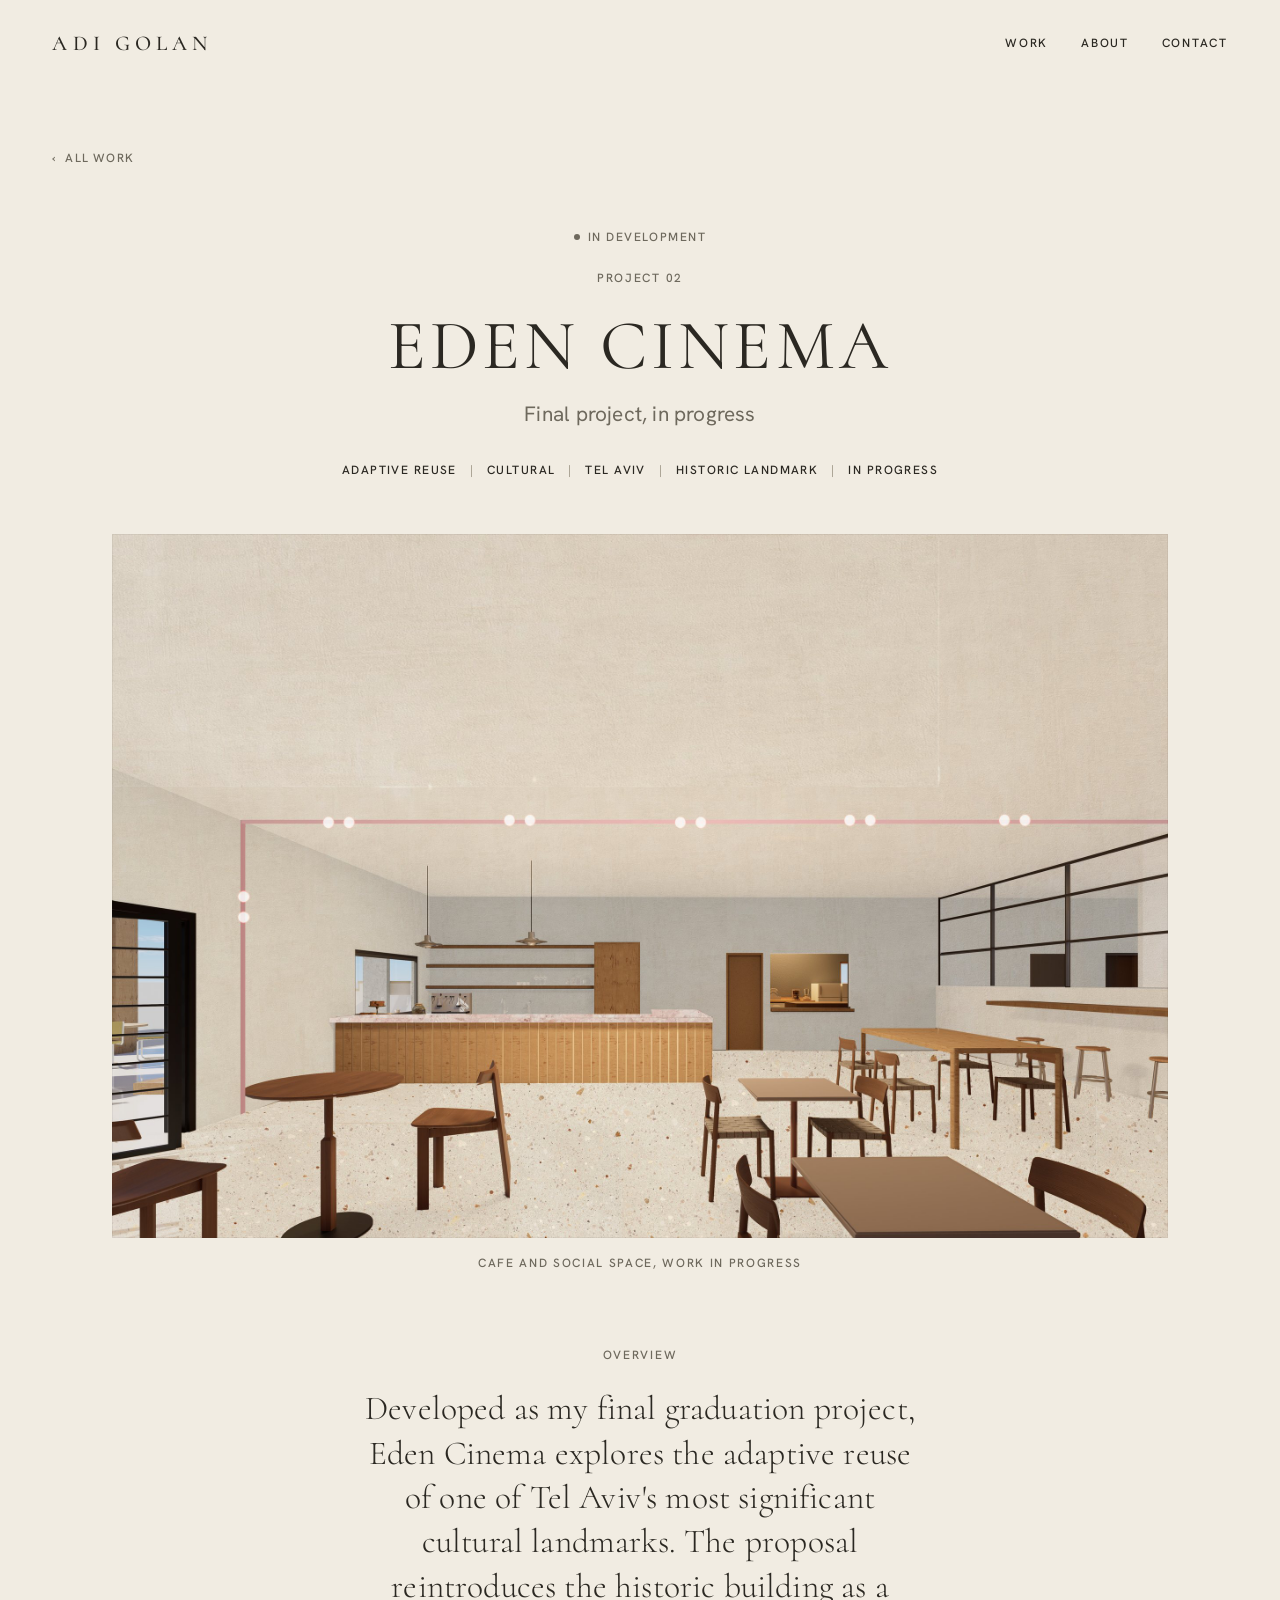
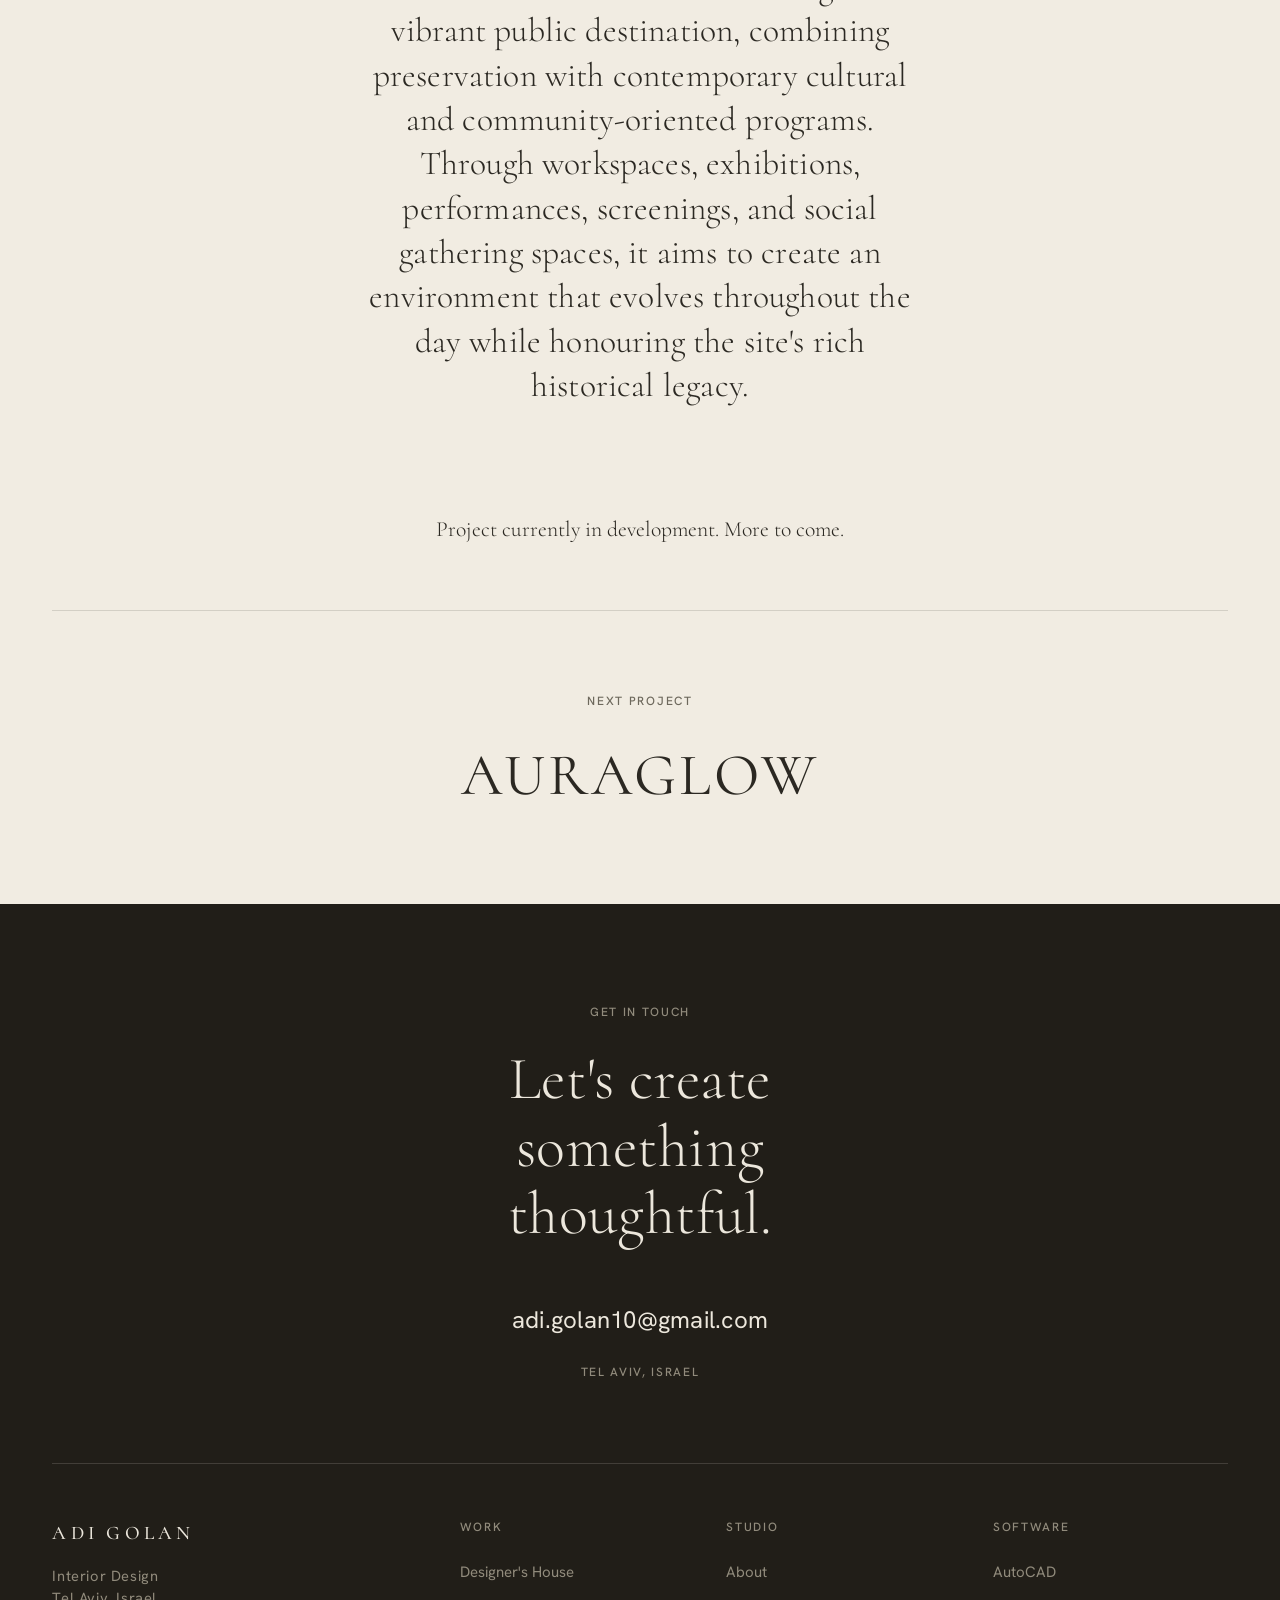
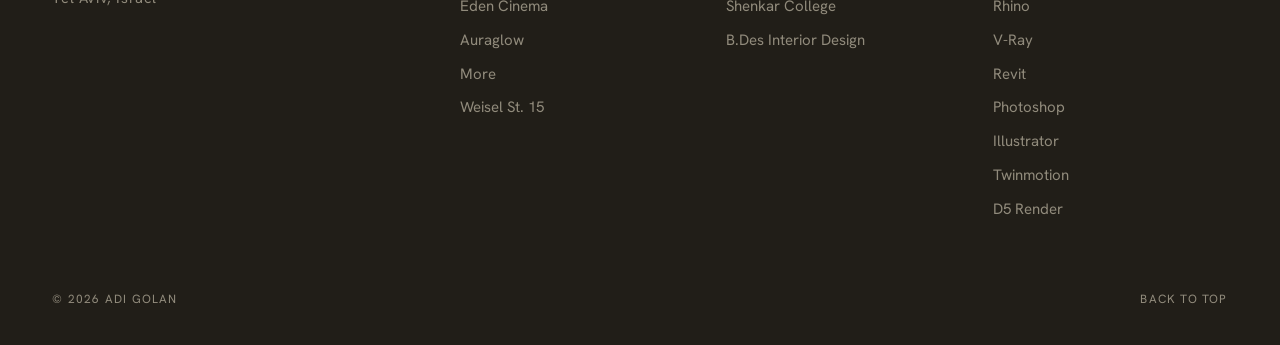
<file: eden-cinema.html>
<!DOCTYPE html>
<html lang="en">
<head>
<meta charset="utf-8">
<meta name="viewport" content="width=device-width, initial-scale=1">
<title>Eden Cinema · Adi Golan</title>
<meta name="description" content="Reintroducing one of Tel Aviv&#x27;s most significant cultural landmarks as a living public destination.">
<meta property="og:title" content="Eden Cinema · Adi Golan">
<meta property="og:description" content="Reintroducing one of Tel Aviv&#x27;s most significant cultural landmarks as a living public destination.">
<meta property="og:type" content="website">
<link rel="icon" type="image/svg+xml" href="favicon.svg">
<link rel="icon" type="image/png" sizes="32x32" href="favicon-32.png">
<link rel="apple-touch-icon" href="apple-touch-icon.png">
<link rel="preconnect" href="https://fonts.googleapis.com">
<link rel="preconnect" href="https://fonts.gstatic.com" crossorigin>
<link href="https://fonts.googleapis.com/css2?family=Cormorant:ital,wght@0,300;0,400;0,500;1,400&family=Hanken+Grotesk:wght@300;400;500;600&display=swap" rel="stylesheet">
<link rel="stylesheet" href="styles.css">
</head>
<body>
<header class="nav" id="top">
  <a class="brand" href="index.html">Adi Golan</a>
  <nav class="nav-links" aria-label="Primary">
    <a href="index.html#work">Work</a>
    <a href="index.html#about">About</a>
    <a href="index.html#contact">Contact</a>
  </nav>
</header>
<main class="proj">
  <section class="proj-hero"><div class="wrap">
    <a class="proj-back" href="index.html#work"><span class="arw">&lsaquo;</span> All work</a>
    <div class="proj-titleblock">
      <p class="badge reveal"><span class="pulse"></span>In development</p>
      <p class="proj-num label">Project 02</p>
      <h1 class="proj-title">Eden Cinema</h1>
      <p class="proj-sub">Final project, in progress</p>
      <div class="meta-list reveal"><span class="v">Adaptive Reuse</span><span class="sep">|</span><span class="v">Cultural</span><span class="sep">|</span><span class="v">Tel Aviv</span><span class="sep">|</span><span class="v">Historic landmark</span><span class="sep">|</span><span class="v">In progress</span></div>
    </div>
  </div></section>
  <figure class="bigfig hero-fig reveal"><div class="wrap">
  <div class="frame" data-lb="assets/projects/eden-cinema/render-01.jpg" data-cap="Cafe and social space, work in progress"><img src="assets/projects/eden-cinema/render-01.jpg" width="2400" height="1600" alt="Warm terrazzo cafe interior with wood furniture and a pink neon line" loading="eager"></div>
  <div class="figcap"><span class="label">Cafe and social space, work in progress</span></div>
</div></figure>
  <div class="wrap"><section class="proj-lead">
    <span class="label reveal">Overview</span>
    <p class="lead-txt reveal" style="--d:80ms">Developed as my final graduation project, Eden Cinema explores the adaptive reuse of one of Tel Aviv&#x27;s most significant cultural landmarks. The proposal reintroduces the historic building as a vibrant public destination, combining preservation with contemporary cultural and community-oriented programs. Through workspaces, exhibitions, performances, screenings, and social gathering spaces, it aims to create an environment that evolves throughout the day while honouring the site&#x27;s rich historical legacy.</p>
  </section></div>
  <section class="proj-section"><div class="wrap"><div class="figtext reveal"><p style="font-family:var(--serif);font-size:var(--fs-lead);color:var(--ink);font-weight:300;text-align:center">Project currently in development. More to come.</p></div></div></section>
  <div class="wrap"><section class="nextproj">
    <a href="auraglow.html">
      <span class="label">Next Project</span>
      <span class="npt">Auraglow</span>
    </a>
  </section></div>
</main>

<footer class="foot" id="contact"><div class="wrap">
  <p class="label reveal">Get in touch</p>
  <p class="foot-lead reveal" style="--d:60ms">Let's create something thoughtful.</p>
  <a class="foot-mail reveal" style="--d:120ms" href="mailto:adi.golan10@gmail.com">adi.golan10@gmail.com</a>
  <p class="label reveal" style="--d:160ms;margin-top:1.4rem;color:var(--foot-fg2)">Tel Aviv, Israel</p>
  <div class="foot-top">
    <div class="foot-brand">Adi Golan<span>Interior Design<br>Tel Aviv, Israel</span></div>
    <div class="foot-col">
      <h4 class="label">Work</h4>
      <a href="designer-house.html">Designer's House</a><a href="eden-cinema.html">Eden Cinema</a><a href="auraglow.html">Auraglow</a><a href="more.html">More</a><a href="weisel-15.html">Weisel St. 15</a>
    </div>
    <div class="foot-col">
      <h4 class="label">Studio</h4>
      <a href="index.html#about">About</a>
      <p>Shenkar College</p>
      <p>B.Des Interior Design</p>
    </div>
    <div class="foot-col">
      <h4 class="label">Software</h4>
      <p>AutoCAD</p><p>Rhino</p><p>V-Ray</p><p>Revit</p><p>Photoshop</p><p>Illustrator</p><p>Twinmotion</p><p>D5 Render</p>
    </div>
  </div>
  <div class="foot-bottom">
    <span>&copy; 2026 Adi Golan</span>
    <a href="#top">Back to top</a>
  </div>
</div></footer>
<script src="app.js"></script>
</body>
</html>
</file>
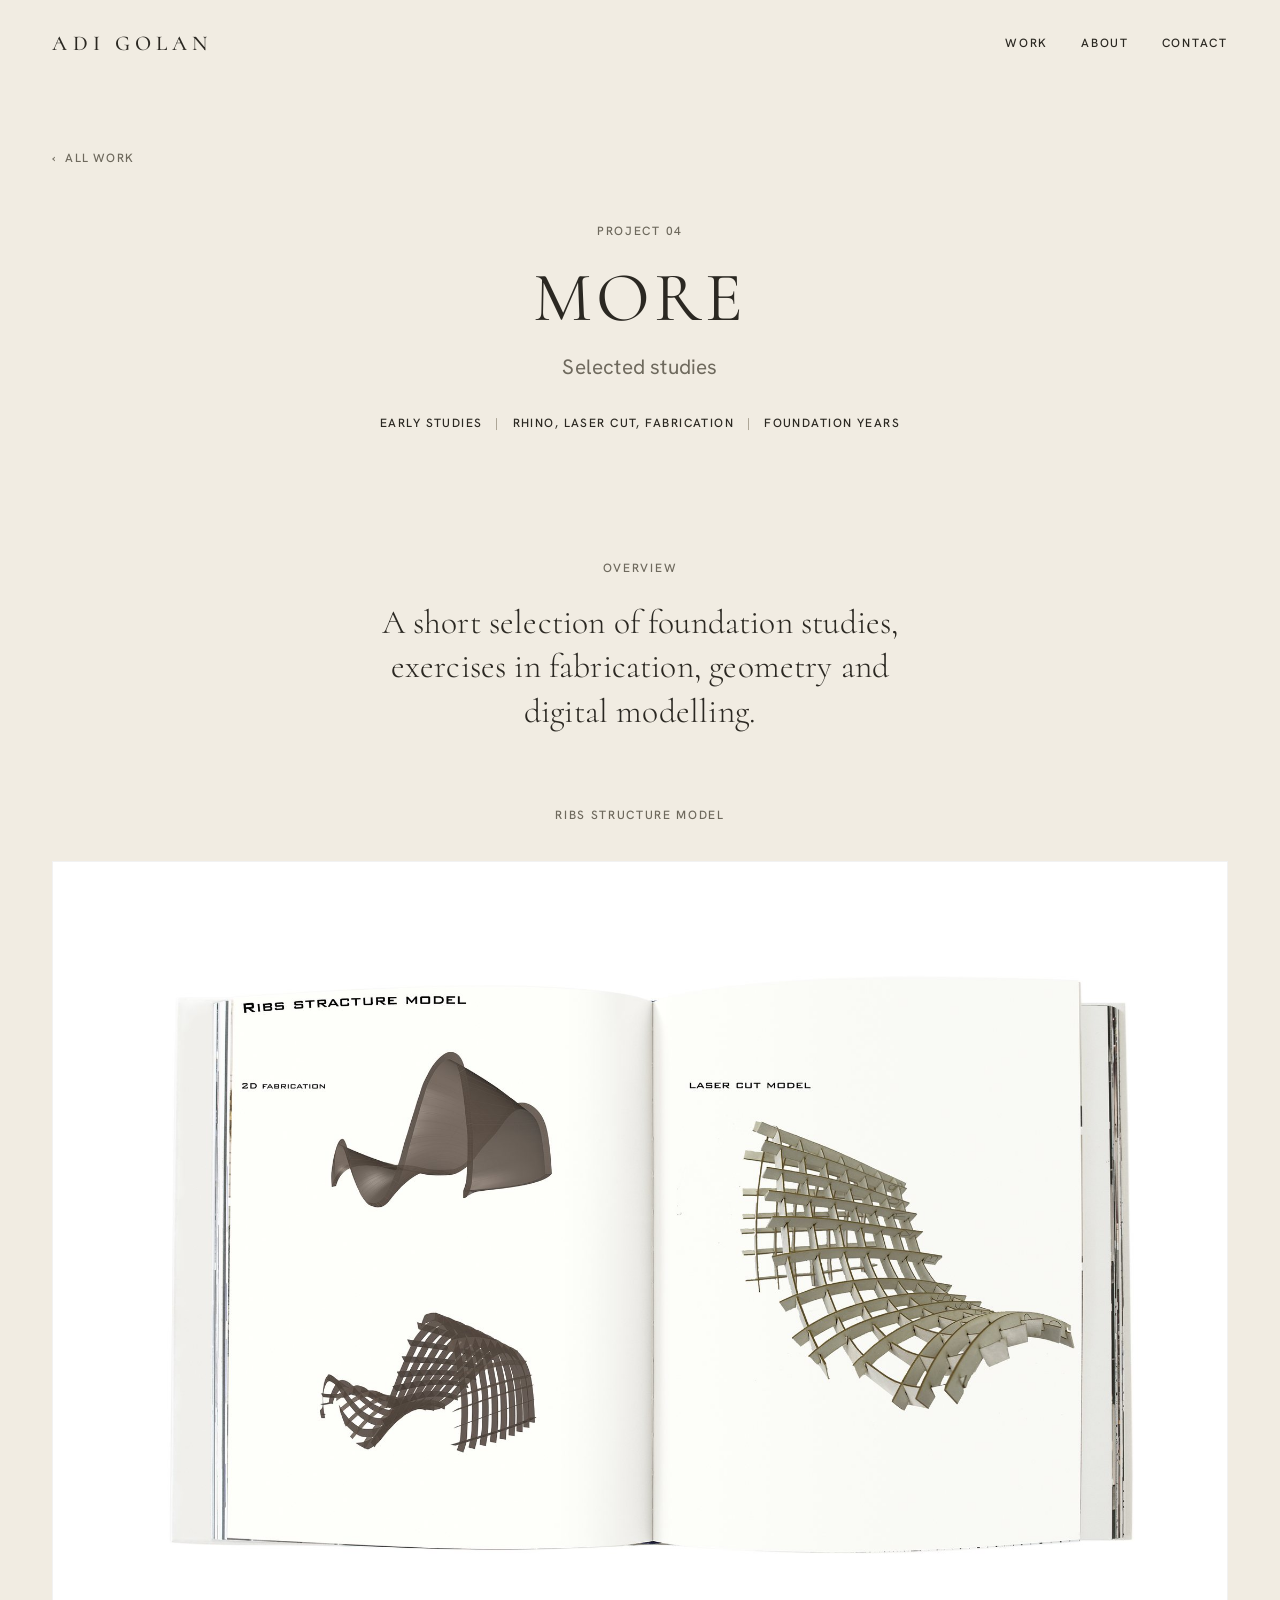
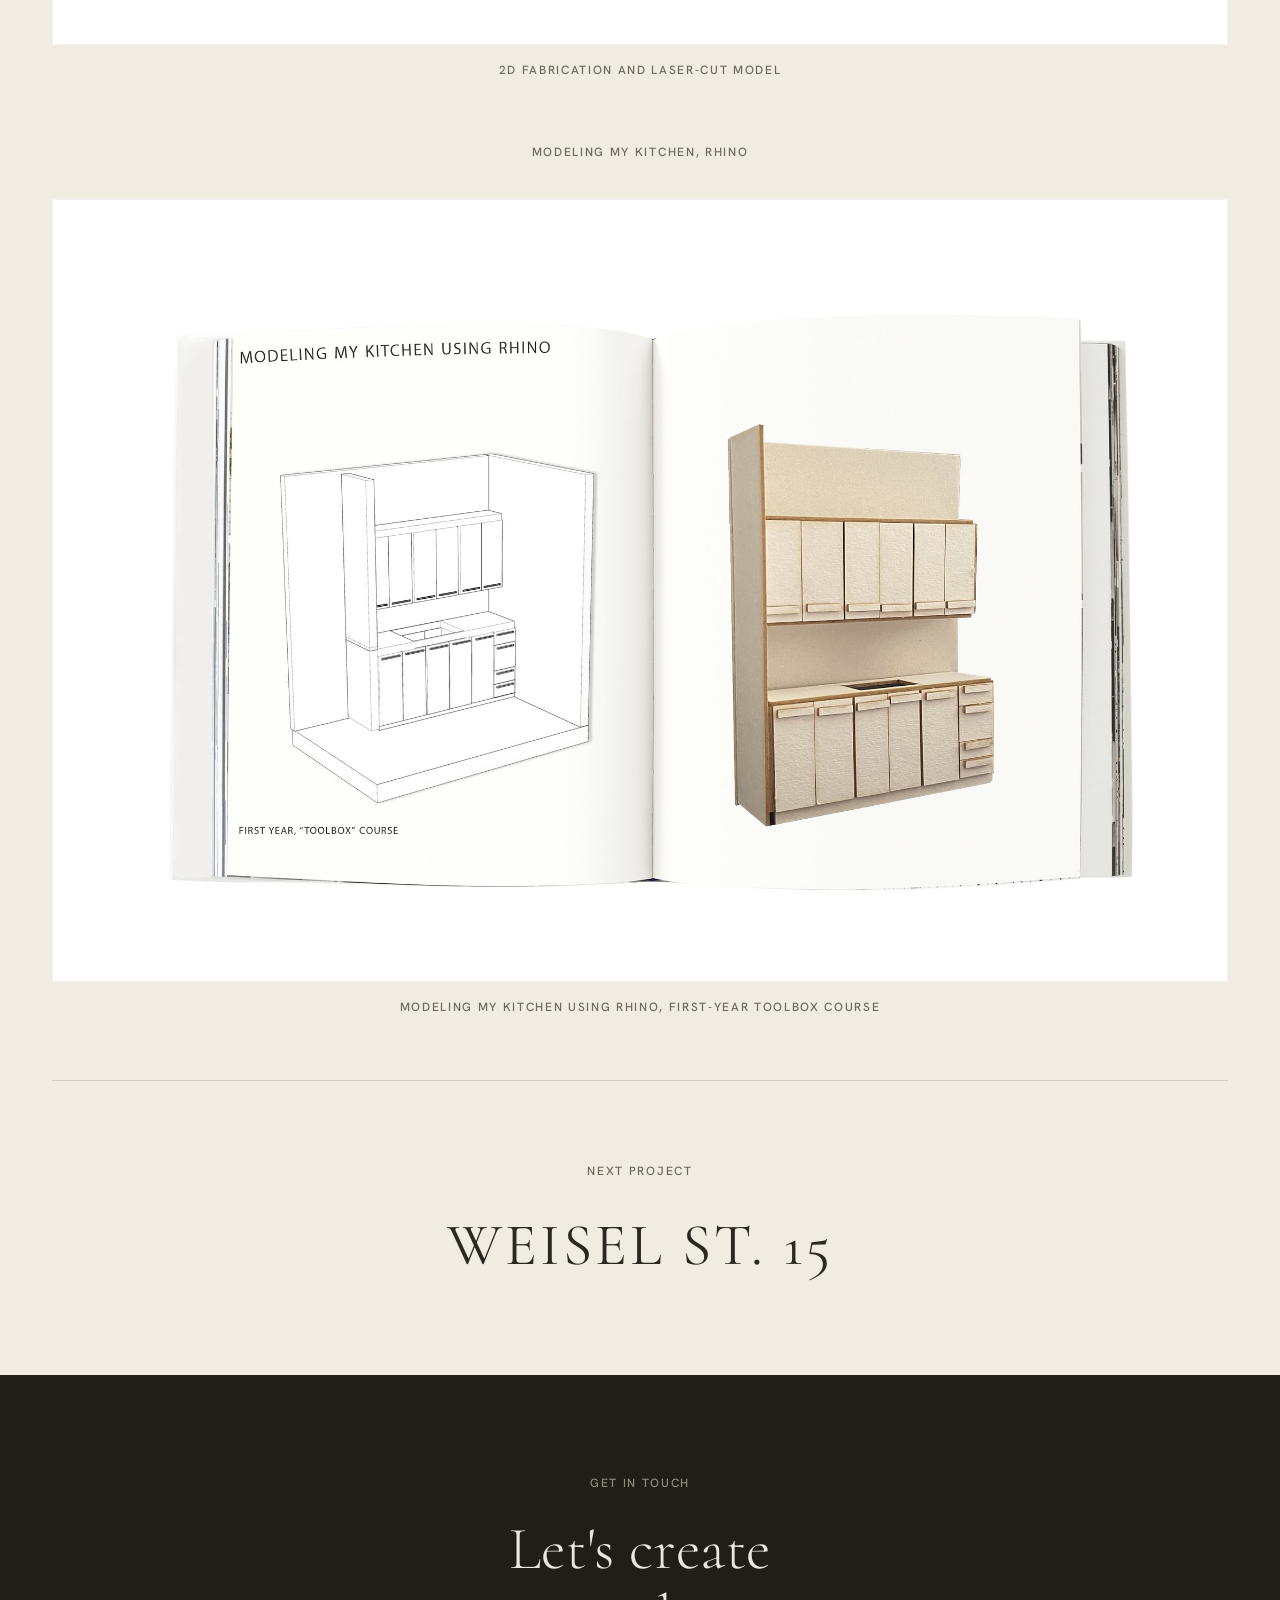
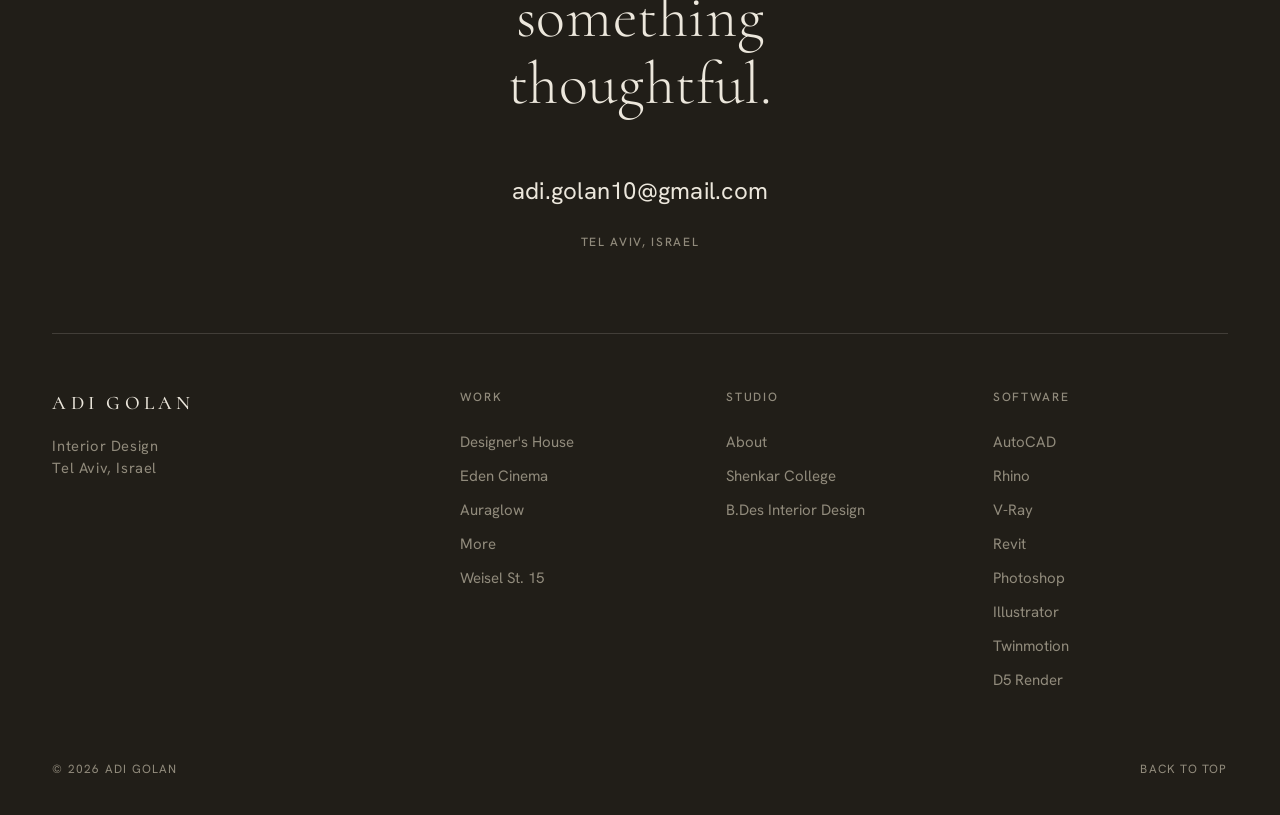
<file: more.html>
<!DOCTYPE html>
<html lang="en">
<head>
<meta charset="utf-8">
<meta name="viewport" content="width=device-width, initial-scale=1">
<title>More · Adi Golan</title>
<meta name="description" content="Foundation studies in fabrication, geometry and digital modelling.">
<meta property="og:title" content="More · Adi Golan">
<meta property="og:description" content="Foundation studies in fabrication, geometry and digital modelling.">
<meta property="og:type" content="website">
<link rel="icon" type="image/svg+xml" href="favicon.svg">
<link rel="icon" type="image/png" sizes="32x32" href="favicon-32.png">
<link rel="apple-touch-icon" href="apple-touch-icon.png">
<link rel="preconnect" href="https://fonts.googleapis.com">
<link rel="preconnect" href="https://fonts.gstatic.com" crossorigin>
<link href="https://fonts.googleapis.com/css2?family=Cormorant:ital,wght@0,300;0,400;0,500;1,400&family=Hanken+Grotesk:wght@300;400;500;600&display=swap" rel="stylesheet">
<link rel="stylesheet" href="styles.css">
</head>
<body>
<header class="nav" id="top">
  <a class="brand" href="index.html">Adi Golan</a>
  <nav class="nav-links" aria-label="Primary">
    <a href="index.html#work">Work</a>
    <a href="index.html#about">About</a>
    <a href="index.html#contact">Contact</a>
  </nav>
</header>
<main class="proj">
  <section class="proj-hero"><div class="wrap">
    <a class="proj-back" href="index.html#work"><span class="arw">&lsaquo;</span> All work</a>
    <div class="proj-titleblock">
      
      <p class="proj-num label">Project 04</p>
      <h1 class="proj-title">More</h1>
      <p class="proj-sub">Selected studies</p>
      <div class="meta-list reveal"><span class="v">Early studies</span><span class="sep">|</span><span class="v">Rhino, laser cut, fabrication</span><span class="sep">|</span><span class="v">Foundation years</span></div>
    </div>
  </div></section>
  
  <div class="wrap"><section class="proj-lead">
    <span class="label reveal">Overview</span>
    <p class="lead-txt reveal" style="--d:80ms">A short selection of foundation studies, exercises in fabrication, geometry and digital modelling.</p>
  </section></div>
  <section class="proj-section"><div class="wrap"><div class="seclabel"><span class="label">Ribs Structure Model</span></div>
  <figure class="bigfig reveal"><div class="frame" data-lb="assets/projects/more/ribs-model.jpg" data-cap="2D fabrication and laser-cut model"><img src="assets/projects/more/ribs-model.jpg" width="2200" height="1467" alt="Ribs structure model, 2D fabrication and laser-cut model" loading="lazy"></div><div class="figcap"><span class="label">2D fabrication and laser-cut model</span></div></figure>
</div></section><section class="proj-section"><div class="wrap"><div class="seclabel"><span class="label">Modeling My Kitchen, Rhino</span></div>
  <figure class="bigfig reveal"><div class="frame" data-lb="assets/projects/more/kitchen-on-a-book.jpg" data-cap="Modeling my kitchen using Rhino, first-year toolbox course"><img src="assets/projects/more/kitchen-on-a-book.jpg" width="2200" height="1467" alt="Kitchen modelled in Rhino and built as a study model" loading="lazy"></div><div class="figcap"><span class="label">Modeling my kitchen using Rhino, first-year toolbox course</span></div></figure>
</div></section>
  <div class="wrap"><section class="nextproj">
    <a href="weisel-15.html">
      <span class="label">Next Project</span>
      <span class="npt">Weisel St. 15</span>
    </a>
  </section></div>
</main>

<footer class="foot" id="contact"><div class="wrap">
  <p class="label reveal">Get in touch</p>
  <p class="foot-lead reveal" style="--d:60ms">Let's create something thoughtful.</p>
  <a class="foot-mail reveal" style="--d:120ms" href="mailto:adi.golan10@gmail.com">adi.golan10@gmail.com</a>
  <p class="label reveal" style="--d:160ms;margin-top:1.4rem;color:var(--foot-fg2)">Tel Aviv, Israel</p>
  <div class="foot-top">
    <div class="foot-brand">Adi Golan<span>Interior Design<br>Tel Aviv, Israel</span></div>
    <div class="foot-col">
      <h4 class="label">Work</h4>
      <a href="designer-house.html">Designer's House</a><a href="eden-cinema.html">Eden Cinema</a><a href="auraglow.html">Auraglow</a><a href="more.html">More</a><a href="weisel-15.html">Weisel St. 15</a>
    </div>
    <div class="foot-col">
      <h4 class="label">Studio</h4>
      <a href="index.html#about">About</a>
      <p>Shenkar College</p>
      <p>B.Des Interior Design</p>
    </div>
    <div class="foot-col">
      <h4 class="label">Software</h4>
      <p>AutoCAD</p><p>Rhino</p><p>V-Ray</p><p>Revit</p><p>Photoshop</p><p>Illustrator</p><p>Twinmotion</p><p>D5 Render</p>
    </div>
  </div>
  <div class="foot-bottom">
    <span>&copy; 2026 Adi Golan</span>
    <a href="#top">Back to top</a>
  </div>
</div></footer>
<script src="app.js"></script>
</body>
</html>
</file>
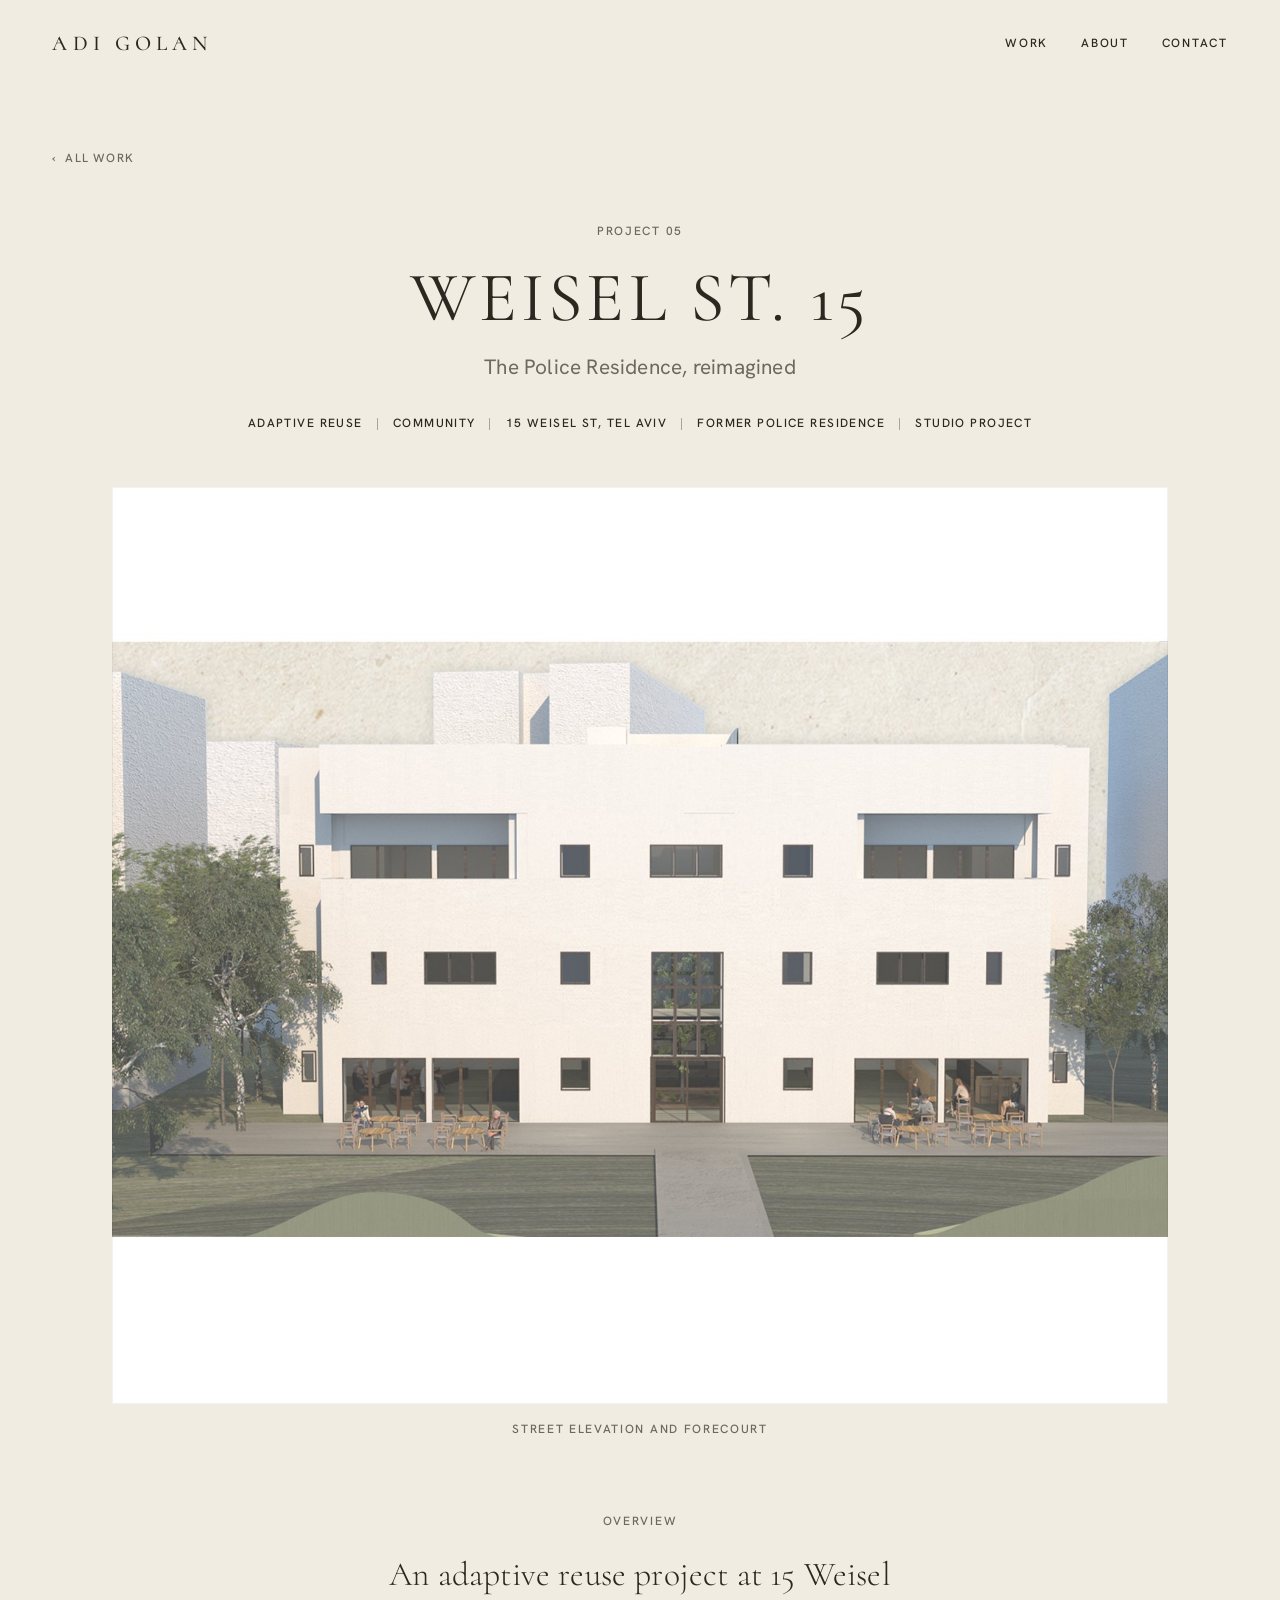
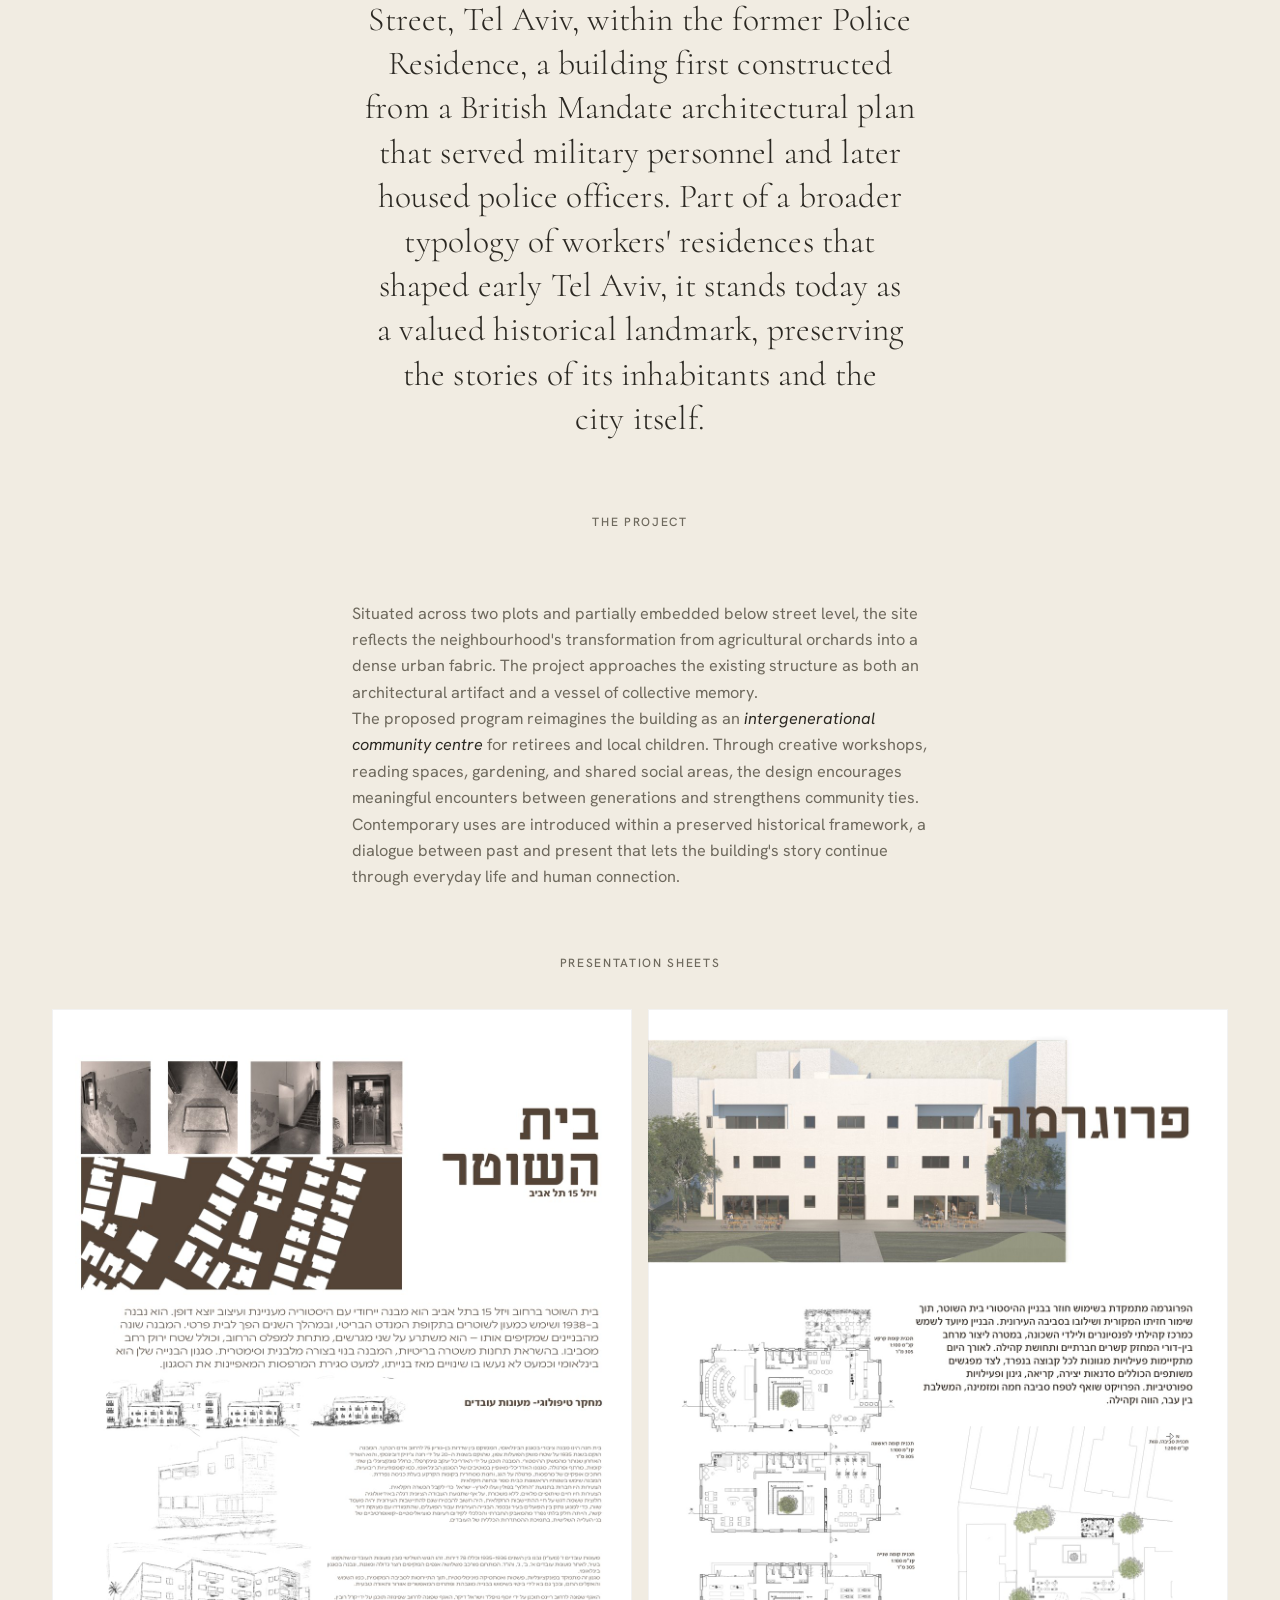
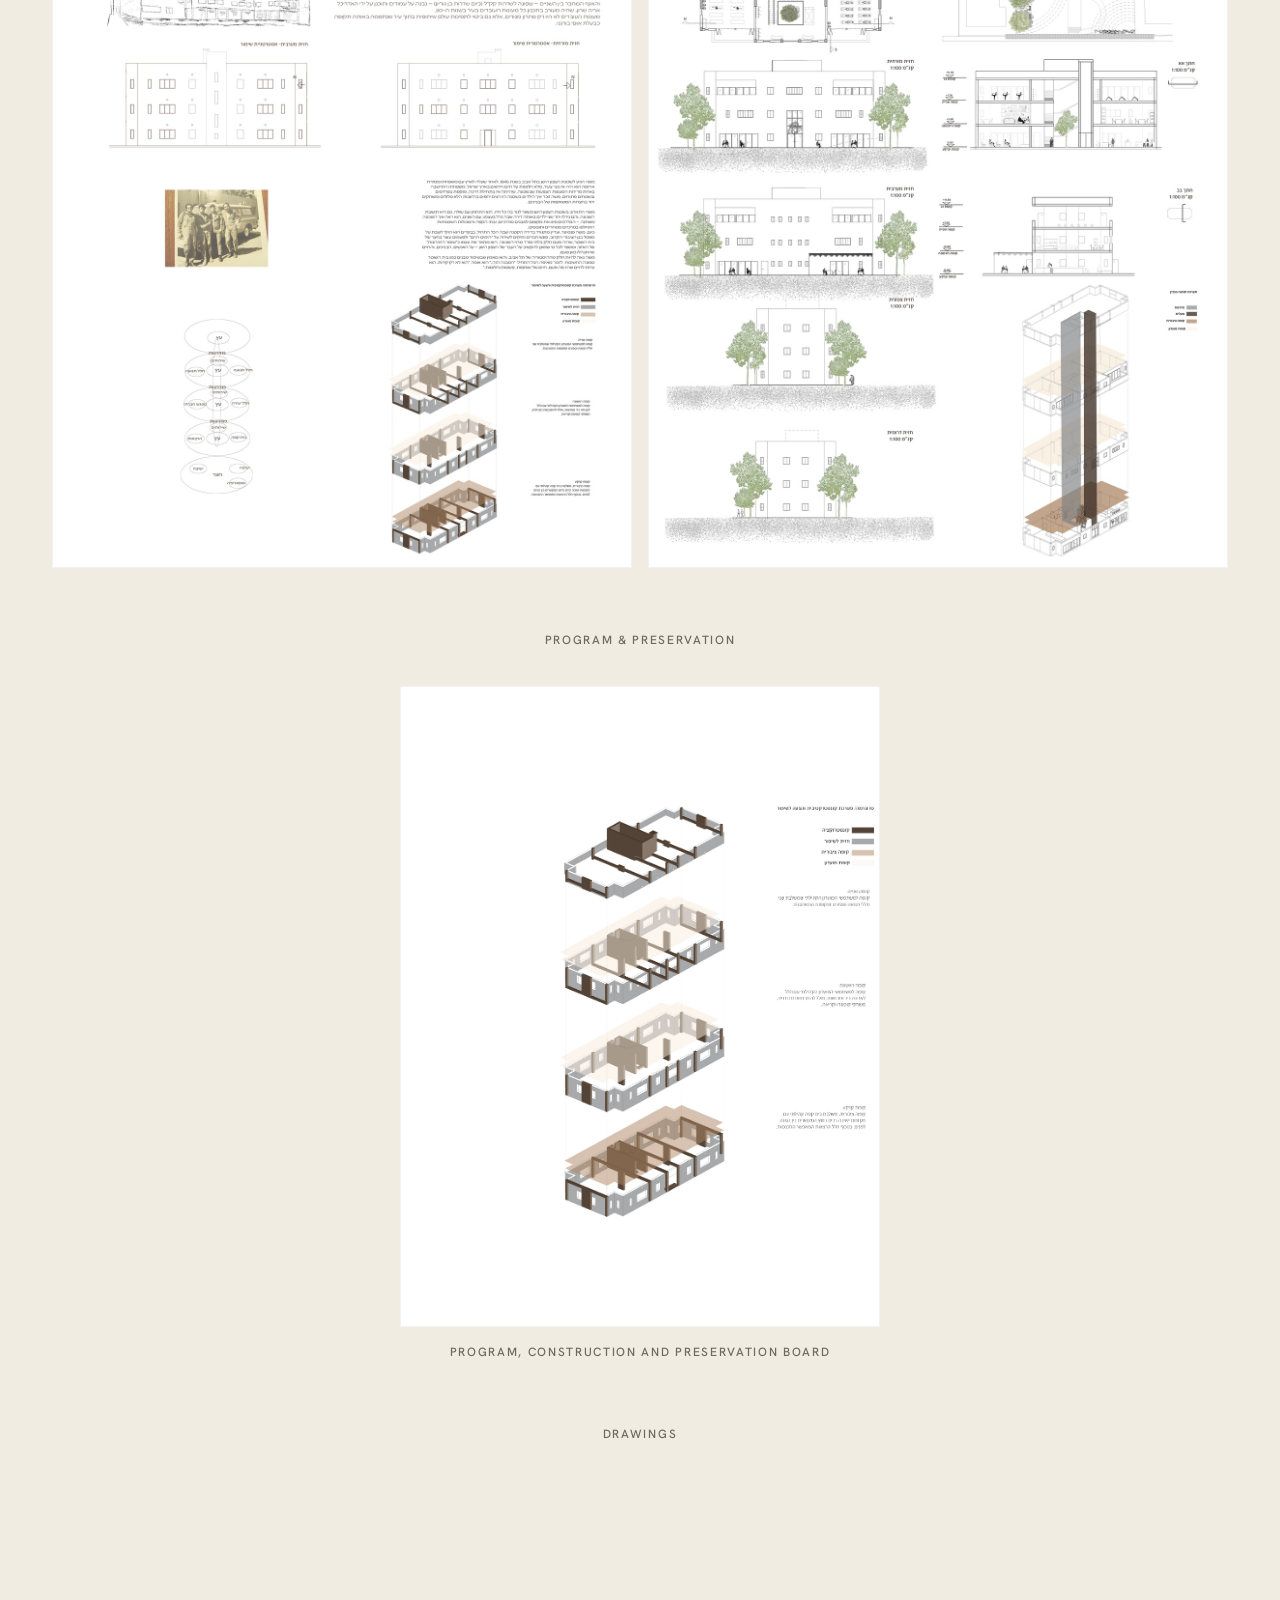
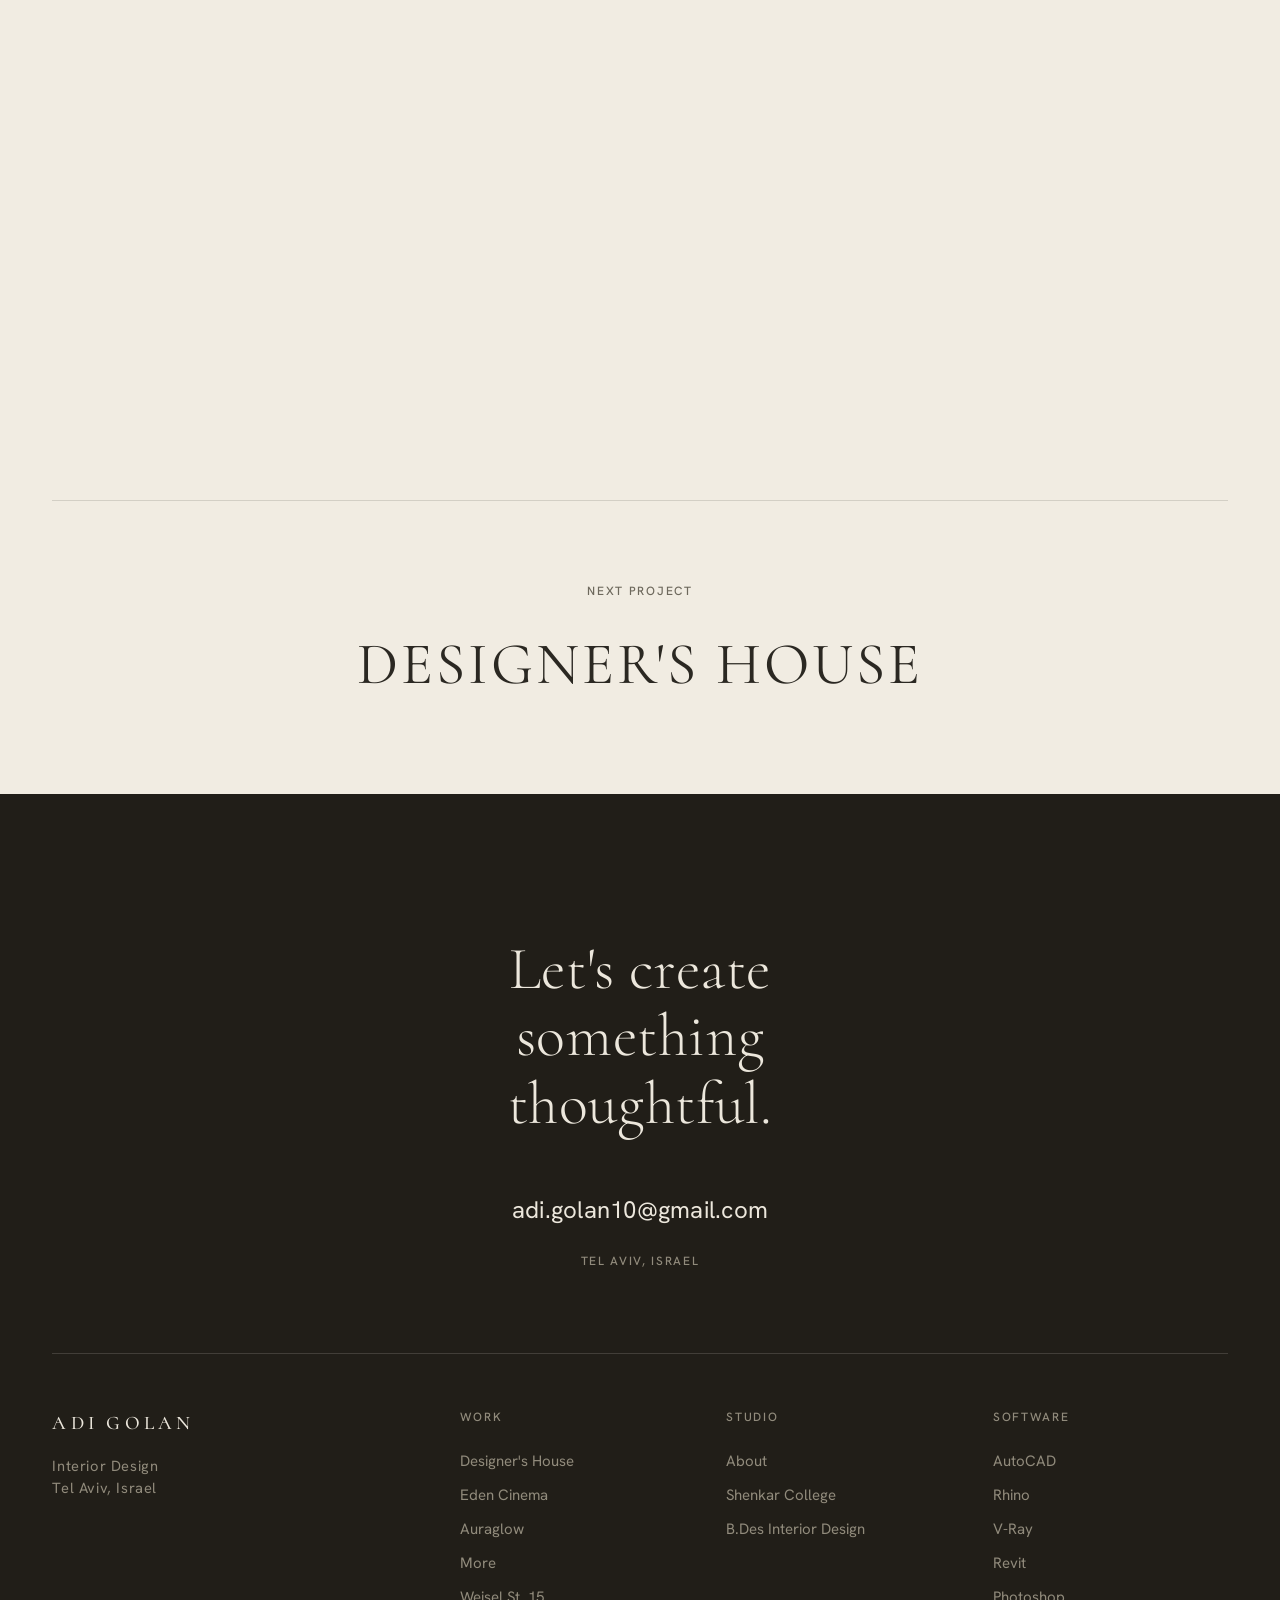
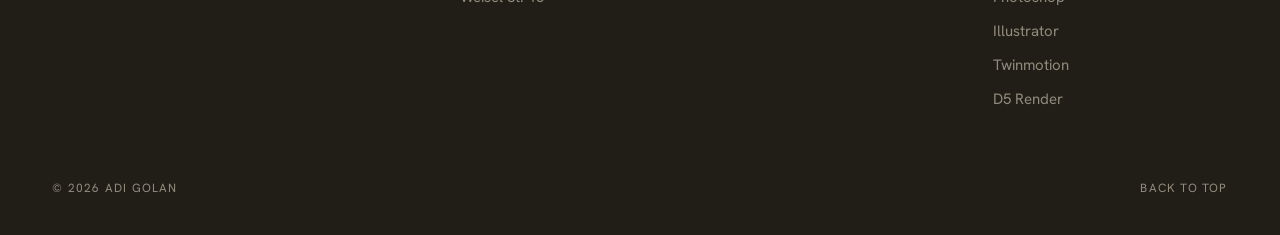
<file: weisel-15.html>
<!DOCTYPE html>
<html lang="en">
<head>
<meta charset="utf-8">
<meta name="viewport" content="width=device-width, initial-scale=1">
<title>Weisel St. 15 · Adi Golan</title>
<meta name="description" content="A preserved Mandate era residence reimagined as an intergenerational community centre.">
<meta property="og:title" content="Weisel St. 15 · Adi Golan">
<meta property="og:description" content="A preserved Mandate era residence reimagined as an intergenerational community centre.">
<meta property="og:type" content="website">
<link rel="icon" type="image/svg+xml" href="favicon.svg">
<link rel="icon" type="image/png" sizes="32x32" href="favicon-32.png">
<link rel="apple-touch-icon" href="apple-touch-icon.png">
<link rel="preconnect" href="https://fonts.googleapis.com">
<link rel="preconnect" href="https://fonts.gstatic.com" crossorigin>
<link href="https://fonts.googleapis.com/css2?family=Cormorant:ital,wght@0,300;0,400;0,500;1,400&family=Hanken+Grotesk:wght@300;400;500;600&display=swap" rel="stylesheet">
<link rel="stylesheet" href="styles.css">
</head>
<body>
<header class="nav" id="top">
  <a class="brand" href="index.html">Adi Golan</a>
  <nav class="nav-links" aria-label="Primary">
    <a href="index.html#work">Work</a>
    <a href="index.html#about">About</a>
    <a href="index.html#contact">Contact</a>
  </nav>
</header>
<main class="proj">
  <section class="proj-hero"><div class="wrap">
    <a class="proj-back" href="index.html#work"><span class="arw">&lsaquo;</span> All work</a>
    <div class="proj-titleblock">
      
      <p class="proj-num label">Project 05</p>
      <h1 class="proj-title">Weisel St. 15</h1>
      <p class="proj-sub">The Police Residence, reimagined</p>
      <div class="meta-list reveal"><span class="v">Adaptive Reuse</span><span class="sep">|</span><span class="v">Community</span><span class="sep">|</span><span class="v">15 Weisel St, Tel Aviv</span><span class="sep">|</span><span class="v">Former Police Residence</span><span class="sep">|</span><span class="v">Studio Project</span></div>
    </div>
  </div></section>
  <figure class="bigfig hero-fig reveal"><div class="wrap">
  <div class="frame" data-lb="assets/projects/weisel-15/render-01.jpg" data-cap="Street elevation and forecourt"><img src="assets/projects/weisel-15/render-01.jpg" width="1733" height="1505" alt="White rendered community building with people dining outside" loading="eager"></div>
  <div class="figcap"><span class="label">Street elevation and forecourt</span></div>
</div></figure>
  <div class="wrap"><section class="proj-lead">
    <span class="label reveal">Overview</span>
    <p class="lead-txt reveal" style="--d:80ms">An adaptive reuse project at 15 Weisel Street, Tel Aviv, within the former Police Residence, a building first constructed from a British Mandate architectural plan that served military personnel and later housed police officers. Part of a broader typology of workers&#x27; residences that shaped early Tel Aviv, it stands today as a valued historical landmark, preserving the stories of its inhabitants and the city itself.</p>
  </section></div>
  <section class="proj-section"><div class="wrap"><div class="seclabel"><span class="label">The Project</span></div><div class="figtext reveal">
                <p>Situated across two plots and partially embedded below street level, the site reflects the neighbourhood's transformation from agricultural orchards into a dense urban fabric. The project approaches the existing structure as both an architectural artifact and a vessel of collective memory.</p>
                <p>The proposed program reimagines the building as an <em>intergenerational community centre</em> for retirees and local children. Through creative workshops, reading spaces, gardening, and shared social areas, the design encourages meaningful encounters between generations and strengthens community ties. Contemporary uses are introduced within a preserved historical framework, a dialogue between past and present that lets the building's story continue through everyday life and human connection.</p>
            </div></div></section><section class="proj-section"><div class="wrap"><div class="seclabel"><span class="label">Presentation Sheets</span></div><div class="gal gal-2 contain"><div class="shot reveal" data-lb="assets/projects/weisel-15/sheet-1.jpg" data-cap="Presentation sheet 01"><div class="frame"><img src="assets/projects/weisel-15/sheet-1.jpg" width="1200" height="2400" alt="Presentation sheet 01" loading="lazy"></div></div><div class="shot reveal" data-lb="assets/projects/weisel-15/sheet-2.jpg" data-cap="Presentation sheet 02"><div class="frame"><img src="assets/projects/weisel-15/sheet-2.jpg" width="1200" height="2400" alt="Presentation sheet 02" loading="lazy"></div></div></div></div></section><section class="proj-section"><div class="wrap"><div class="seclabel"><span class="label">Program &amp; Preservation</span></div>
  <figure class="bigfig reveal bigfig--narrow"><div class="frame" data-lb="assets/projects/weisel-15/program-board.jpg" data-cap="Program, construction and preservation board"><img src="assets/projects/weisel-15/program-board.jpg" width="2200" height="2934" alt="Program and construction preservation board" loading="lazy"></div><div class="figcap"><span class="label">Program, construction and preservation board</span></div></figure>
</div></section><section class="proj-section"><div class="wrap"><div class="seclabel"><span class="label">Drawings</span></div><div class="gal gal-3 contain"><div class="shot reveal" data-lb="assets/projects/weisel-15/plan-ground.jpg" data-cap="Ground floor plan"><div class="frame"><img src="assets/projects/weisel-15/plan-ground.jpg" width="1337" height="802" alt="Ground floor plan" loading="lazy"></div></div><div class="shot reveal" data-lb="assets/projects/weisel-15/plan-first.jpg" data-cap="First floor plan"><div class="frame"><img src="assets/projects/weisel-15/plan-first.jpg" width="1337" height="802" alt="First floor plan" loading="lazy"></div></div><div class="shot reveal" data-lb="assets/projects/weisel-15/plan-second.jpg" data-cap="Second floor plan"><div class="frame"><img src="assets/projects/weisel-15/plan-second.jpg" width="1337" height="802" alt="Second floor plan" loading="lazy"></div></div><div class="shot reveal" data-lb="assets/projects/weisel-15/elevation-east.jpg" data-cap="East elevation"><div class="frame"><img src="assets/projects/weisel-15/elevation-east.jpg" width="1337" height="802" alt="East elevation" loading="lazy"></div></div><div class="shot reveal" data-lb="assets/projects/weisel-15/section-aa.jpg" data-cap="Section AA"><div class="frame"><img src="assets/projects/weisel-15/section-aa.jpg" width="1337" height="802" alt="Section AA" loading="lazy"></div></div></div><div class="dlwrap reveal"><a class="dl" href="assets/projects/weisel-15/program-board.pdf" download>Download board (PDF)</a></div></div></section>
  <div class="wrap"><section class="nextproj">
    <a href="designer-house.html">
      <span class="label">Next Project</span>
      <span class="npt">Designer&#x27;s House</span>
    </a>
  </section></div>
</main>

<footer class="foot" id="contact"><div class="wrap">
  <p class="label reveal">Get in touch</p>
  <p class="foot-lead reveal" style="--d:60ms">Let's create something thoughtful.</p>
  <a class="foot-mail reveal" style="--d:120ms" href="mailto:adi.golan10@gmail.com">adi.golan10@gmail.com</a>
  <p class="label reveal" style="--d:160ms;margin-top:1.4rem;color:var(--foot-fg2)">Tel Aviv, Israel</p>
  <div class="foot-top">
    <div class="foot-brand">Adi Golan<span>Interior Design<br>Tel Aviv, Israel</span></div>
    <div class="foot-col">
      <h4 class="label">Work</h4>
      <a href="designer-house.html">Designer's House</a><a href="eden-cinema.html">Eden Cinema</a><a href="auraglow.html">Auraglow</a><a href="more.html">More</a><a href="weisel-15.html">Weisel St. 15</a>
    </div>
    <div class="foot-col">
      <h4 class="label">Studio</h4>
      <a href="index.html#about">About</a>
      <p>Shenkar College</p>
      <p>B.Des Interior Design</p>
    </div>
    <div class="foot-col">
      <h4 class="label">Software</h4>
      <p>AutoCAD</p><p>Rhino</p><p>V-Ray</p><p>Revit</p><p>Photoshop</p><p>Illustrator</p><p>Twinmotion</p><p>D5 Render</p>
    </div>
  </div>
  <div class="foot-bottom">
    <span>&copy; 2026 Adi Golan</span>
    <a href="#top">Back to top</a>
  </div>
</div></footer>
<script src="app.js"></script>
</body>
</html>
</file>
<file: styles.css>
/* =========================================================================
   ADI GOLAN — Interior Design Portfolio
   A close study of Norm Architects (normcph.com): warm cream, light serif
   display + sans, full-screen image hero, uniform minimal project grid.
   ========================================================================= */

:root {
  --paper:    #F1ECE2;
  --paper-2:  #E4DDCE;
  --ink:      #2B2822;
  --ink-2:    #6E695D;
  --ink-3:    #A39C8C;
  --line:     rgba(43, 40, 34, .15);
  --line-2:   rgba(43, 40, 34, .07);

  --foot-bg:  #211E18;
  --foot-fg:  #ECE7DC;
  --foot-fg2: #918B7C;
  --foot-line: rgba(236, 231, 220, .16);

  --serif: "Cormorant", Georgia, "Times New Roman", serif;
  --sans:  "Hanken Grotesk", "Helvetica Neue", Helvetica, Arial, sans-serif;

  --fs-label: clamp(.68rem, .65rem + .12vw, .76rem);
  --fs-body:  clamp(.92rem, .89rem + .16vw, 1.02rem);
  --fs-lead:  clamp(1.05rem, .95rem + .5vw, 1.38rem);
  --fs-title: clamp(1.45rem, 1.15rem + 1.1vw, 2.2rem);
  --fs-h2:    clamp(1.5rem, 1.1rem + 1.6vw, 2.4rem);

  --pad:     clamp(1.25rem, .4rem + 3.6vw, 4.75rem);
  --section: clamp(5rem, 3.5rem + 9vw, 12rem);
  --maxw:    1680px;

  --ease:   cubic-bezier(.22, .61, .15, 1);
}

*, *::before, *::after { box-sizing: border-box; }
* { margin: 0; padding: 0; }
html { -webkit-text-size-adjust: 100%; scroll-behavior: smooth; }
@media (prefers-reduced-motion: reduce) {
  html { scroll-behavior: auto; }
  *, *::before, *::after { animation-duration: .001ms !important; transition-duration: .001ms !important; }
}

body {
  background: var(--paper);
  color: var(--ink);
  font-family: var(--sans);
  font-size: var(--fs-body);
  line-height: 1.62;
  font-weight: 400;
  -webkit-font-smoothing: antialiased;
  text-rendering: optimizeLegibility;
  overflow-x: hidden;
}
img, video { display: block; max-width: 100%; height: auto; }
a { color: inherit; text-decoration: none; }
button { font: inherit; color: inherit; background: none; border: none; cursor: pointer; }
::selection { background: var(--ink); color: var(--paper); }

/* ---------------------------------------------------------------- helpers */
.wrap { width: 100%; max-width: var(--maxw); margin-inline: auto; padding-inline: var(--pad); }
.label { font-family: var(--sans); font-size: var(--fs-label); font-weight: 500; letter-spacing: .14em; text-transform: uppercase; color: var(--ink-2); }
.serif { font-family: var(--serif); }
.sr-only { position: absolute; width: 1px; height: 1px; overflow: hidden; clip: rect(0 0 0 0); white-space: nowrap; }

.reveal { opacity: 0; transform: translateY(18px); transition: opacity 1.2s var(--ease), transform 1.2s var(--ease); transition-delay: var(--d, 0ms); }
.reveal.in { opacity: 1; transform: none; }

.frame { overflow: hidden; background: var(--paper-2); }
.frame img { width: 100%; height: 100%; object-fit: cover; transition: transform 1.6s var(--ease); }
.bleed { width: 100%; }

/* ===================================================================== nav */
.nav {
  position: fixed; inset: 0 0 auto 0; z-index: 9000;
  display: flex; align-items: center; justify-content: space-between;
  padding: clamp(1.2rem, .85rem + 1vw, 2rem) var(--pad);
  color: var(--ink);
  transition: background .55s var(--ease), color .55s var(--ease), border-color .55s, padding .55s var(--ease);
  border-bottom: 1px solid transparent;
}
.nav.on-image { color: #fff; }
.nav.solid { background: color-mix(in srgb, var(--paper) 92%, transparent); backdrop-filter: blur(12px) saturate(1.05); border-bottom-color: var(--line); color: var(--ink); padding-block: clamp(.95rem, .7rem + .6vw, 1.25rem); }
.brand { font-family: var(--serif); font-weight: 500; font-size: 1.32rem; letter-spacing: .24em; text-transform: uppercase; }
.nav-links { display: flex; align-items: center; gap: clamp(1.3rem, 2.6vw, 3rem); }
.nav-links a { font-family: var(--sans); font-size: var(--fs-label); font-weight: 500; letter-spacing: .14em; text-transform: uppercase; position: relative; padding: .35rem 0; }
.nav-links a::after { content: ""; position: absolute; left: 0; bottom: 0; width: 0; height: 1px; background: currentColor; transition: width .45s var(--ease); }
.nav-links a:hover::after, .nav-links a.active::after { width: 100%; }
@media (max-width: 560px) {
  .nav { padding-inline: 1.15rem; }
  .brand { font-size: 1.05rem; letter-spacing: .16em; }
  .nav-links { gap: 1.05rem; }
  .nav-links a { letter-spacing: .06em; }
}

/* =============================================================== hero (full) */
.hero-full { position: relative; height: 100svh; min-height: 560px; }
.hero-full .frame { position: absolute; inset: 0; background: var(--paper-2); }
.hero-full .frame img { width: 100%; height: 100%; object-fit: cover; transform: scale(1.06); opacity: 0; will-change: transform, opacity; }
body.loaded .hero-full .frame img { transform: scale(1); opacity: 1; transition: transform 2.6s var(--ease), opacity 1.5s ease; }
.hero-full::after { content: ""; position: absolute; inset: 0; background: linear-gradient(to bottom, rgba(20,18,14,.22) 0%, rgba(20,18,14,0) 32%, rgba(20,18,14,0) 55%, rgba(20,18,14,.5) 100%); z-index: 1; }
.hero-overlay { position: absolute; inset: auto 0 clamp(3.5rem, 11vh, 8rem) 0; z-index: 2; text-align: center; color: #fff; padding-inline: var(--pad); }
.hero-eyebrow { font-family: var(--sans); font-size: var(--fs-label); font-weight: 500; letter-spacing: .26em; text-transform: uppercase; opacity: .92; }
.hero-name { font-family: var(--serif); font-weight: 400; font-size: clamp(2.6rem, 1.6rem + 4vw, 6rem); letter-spacing: .12em; text-transform: uppercase; line-height: 1; margin: clamp(1rem, 2.5vh, 1.6rem) 0 clamp(1.2rem, 3vh, 2rem); }
.hero-bio { font-family: var(--sans); font-weight: 300; font-size: clamp(1rem, .92rem + .5vw, 1.3rem); line-height: 1.55; max-width: 50ch; margin-inline: auto; opacity: .96; text-transform: uppercase; letter-spacing: .04em; }
.hero-scroll { position: absolute; bottom: clamp(1.2rem, 3vh, 2rem); left: 50%; transform: translateX(-50%); z-index: 2; color: #fff; font-family: var(--sans); font-size: var(--fs-label); letter-spacing: .2em; text-transform: uppercase; opacity: 0; animation: bob 2.6s var(--ease) infinite; }
body.loaded .hero-scroll { opacity: .82; transition: opacity 1s ease 1.15s; }
@keyframes bob { 0%,100% { transform: translate(-50%, 0); } 50% { transform: translate(-50%, 6px); } }

/* hero load choreography */
.hero-overlay .load { opacity: 0; transform: translateY(16px); }
body.loaded .hero-overlay .load { opacity: 1; transform: none; transition: opacity 1.1s var(--ease), transform 1.1s var(--ease); transition-delay: var(--d, 0s); }
.hero-name .clip { display: inline-block; overflow: hidden; vertical-align: top; padding: .04em 0; }
.hero-name .clip-i { display: inline-block; transform: translateY(112%); }
body.loaded .hero-name .clip-i { transform: translateY(0); transition: transform 1.25s var(--ease); transition-delay: var(--d, 0s); }

/* =============================================================== projects */
.projects { padding-block: var(--section); position: relative; }
.vlabel { position: absolute; left: clamp(.5rem, 1.4vw, 1.4rem); top: var(--section); writing-mode: vertical-rl; transform: rotate(180deg); font-family: var(--sans); font-size: var(--fs-label); font-weight: 500; letter-spacing: .5em; text-transform: uppercase; color: var(--ink-3); }
@media (max-width: 1100px) { .vlabel { display: none; } }
.section-head { display: flex; align-items: baseline; justify-content: space-between; gap: 1rem; flex-wrap: wrap; padding-bottom: clamp(2.6rem, 6vh, 4.5rem); }
.section-head h2 { font-family: var(--serif); font-weight: 400; font-size: var(--fs-h2); letter-spacing: .01em; line-height: 1; }

.project-grid { --col-gap: clamp(1.4rem, .8rem + 2vw, 2.6rem); display: flex; flex-wrap: wrap; justify-content: center; gap: clamp(2.2rem, 1.2rem + 3vw, 4.5rem) var(--col-gap); }
.project-grid .project-link { width: calc((100% - 2 * var(--col-gap)) / 3); }
.project-link { display: block; }
.project-link .frame { aspect-ratio: 4 / 3; }
.project-link:hover .frame img { transform: scale(1.04); }
.project-cap { margin-top: clamp(.9rem, 2vh, 1.3rem); text-align: center; display: grid; gap: .55rem; justify-items: center; }
.project-cap .pt { position: relative; font-family: var(--serif); font-weight: 500; font-size: var(--fs-title); letter-spacing: .06em; text-transform: uppercase; line-height: 1.1; }
.project-cap .pt::after { content: ""; position: absolute; left: 50%; right: 50%; bottom: -.16em; height: 1px; background: currentColor; transition: left .55s var(--ease), right .55s var(--ease); }
.project-link:hover .pt::after { left: 0; right: 0; }
/* staggered grid reveal */
.project-grid .project-link:nth-child(1) { --d: 0ms; }
.project-grid .project-link:nth-child(2) { --d: 70ms; }
.project-grid .project-link:nth-child(3) { --d: 140ms; }
.project-grid .project-link:nth-child(4) { --d: 90ms; }
.project-grid .project-link:nth-child(5) { --d: 160ms; }
/* image settles in as it reveals */
.project-link .frame img, .bigfig .frame img, .shot .frame img { transform: scale(1.045); }
.project-link.in .frame img, .bigfig.in .frame img, .shot.in .frame img { transform: scale(1); transition: transform 1.8s var(--ease); }
.project-meta { font-family: var(--sans); font-size: var(--fs-label); font-weight: 500; letter-spacing: .12em; text-transform: uppercase; color: var(--ink-3); }
@media (max-width: 860px) { .project-grid .project-link { width: calc((100% - var(--col-gap)) / 2); } }
@media (max-width: 540px) { .project-grid { gap: 2.6rem; } .project-grid .project-link { width: 100%; } }

/* ======================================================= contact + footer */
.foot { background: var(--foot-bg); color: var(--foot-fg); padding: clamp(4.5rem, 11vh, 9.5rem) 0 clamp(1.8rem, 4vh, 2.6rem); text-align: center; }
.foot .label { color: var(--foot-fg2); }
.foot-lead { font-family: var(--serif); font-weight: 300; font-size: clamp(1.9rem, 1.2rem + 3.2vw, 4.4rem); line-height: 1.12; letter-spacing: .01em; max-width: 16ch; margin: 1.4rem auto clamp(2.4rem, 6vh, 3.6rem); }
.foot-mail { font-family: var(--sans); font-weight: 400; font-size: clamp(1rem, .9rem + .8vw, 1.5rem); position: relative; display: inline-block; letter-spacing: .01em; }
.foot-mail::after { content: ""; position: absolute; left: 0; bottom: -.05em; height: 1px; width: 100%; background: currentColor; transform: scaleX(0); transform-origin: center; transition: transform .5s var(--ease); }
.foot-mail:hover::after { transform: scaleX(1); }
.foot-top { display: grid; grid-template-columns: 1.6fr 1fr 1fr 1fr; gap: 2rem; align-items: start; text-align: left; margin-top: clamp(3.5rem, 9vh, 6rem); padding-top: clamp(2.5rem, 6vh, 4rem); border-top: 1px solid var(--foot-line); }
.foot-brand { font-family: var(--serif); font-weight: 500; letter-spacing: .22em; text-transform: uppercase; font-size: 1.2rem; color: var(--foot-fg); }
.foot-brand span { display: block; font-family: var(--sans); font-weight: 400; letter-spacing: .04em; text-transform: none; color: var(--foot-fg2); margin-top: 1rem; font-size: .92rem; line-height: 1.5; }
.foot-col h4 { margin-bottom: 1.1rem; }
.foot-col a, .foot-col p { display: block; font-size: .94rem; color: var(--foot-fg2); padding: .3rem 0; transition: color .3s; }
.foot-col a:hover { color: var(--foot-fg); }
.foot-bottom { display: flex; justify-content: space-between; gap: 1rem; flex-wrap: wrap; margin-top: clamp(3rem, 7vh, 5rem); }
.foot-bottom span, .foot-bottom a { font-family: var(--sans); font-size: var(--fs-label); letter-spacing: .1em; text-transform: uppercase; color: var(--foot-fg2); }
.foot-bottom a:hover { color: var(--foot-fg); }
@media (max-width: 820px) { .foot-top { grid-template-columns: 1fr 1fr; gap: 2.4rem 1.5rem; } .foot-brand { grid-column: 1 / -1; } }

/* ========================================================= project page */
.proj-hero { padding-top: clamp(8rem, 16vh, 12rem); }
.proj-back { font-family: var(--sans); font-size: var(--fs-label); font-weight: 500; letter-spacing: .1em; text-transform: uppercase; color: var(--ink-2); display: inline-flex; gap: .55rem; align-items: center; margin-bottom: clamp(2.4rem, 6vh, 3.8rem); }
.proj-back .arw { transition: transform .4s var(--ease); }
.proj-back:hover { color: var(--ink); }
.proj-back:hover .arw { transform: translateX(-5px); }
.proj-titleblock { text-align: center; padding-bottom: clamp(2.5rem, 6vh, 4rem); }
.badge { display: inline-flex; align-items: center; gap: .5rem; font-family: var(--sans); font-size: var(--fs-label); font-weight: 500; letter-spacing: .12em; text-transform: uppercase; color: var(--ink-2); margin-bottom: 1.4rem; }
.badge .pulse { width: 6px; height: 6px; border-radius: 50%; background: var(--ink-2); animation: pulse 2.6s var(--ease) infinite; }
@keyframes pulse { 0%,100% { opacity: 1; } 50% { opacity: .25; } }
.proj-num { margin-bottom: 1.3rem; }
.proj-title { font-family: var(--serif); font-weight: 400; font-size: clamp(2.4rem, 1.5rem + 3.6vw, 5rem); line-height: 1.02; letter-spacing: .06em; text-transform: uppercase; }
.proj-sub { font-family: var(--sans); font-weight: 400; font-size: clamp(1rem, .9rem + .6vw, 1.3rem); color: var(--ink-2); margin-top: 1rem; letter-spacing: .01em; }
.meta-list { display: flex; flex-wrap: wrap; justify-content: center; align-items: center; gap: .3rem .8rem; margin-top: 1.9rem; font-family: var(--sans); font-size: var(--fs-label); font-weight: 500; letter-spacing: .12em; text-transform: uppercase; }
.meta-list .v { color: var(--ink); }
.meta-list .sep { color: var(--ink-3); }

.proj-lead { max-width: 62ch; margin: 0 auto; padding-block: clamp(3rem, 8vh, 6rem); text-align: center; }
.proj-lead .label { display: block; margin-bottom: 1.4rem; }
.proj-lead .lead-txt { font-family: var(--serif); font-weight: 300; font-size: clamp(1.3rem, 1rem + 1.4vw, 2.1rem); line-height: 1.32; letter-spacing: .005em; }
.proj-lead .lead-txt em { font-style: italic; }

.proj-section { padding-bottom: clamp(2.5rem, 7vh, 6rem); }
.proj-section .seclabel { display: flex; justify-content: center; gap: 1rem; padding-bottom: clamp(1.6rem, 4vh, 2.6rem); }
.proj-section .seclabel .label { text-align: center; }
.bigfig .frame img { transition: transform 1.8s var(--ease); }
.bigfig:hover .frame img { transform: scale(1.02); }
/* project hero image: contained + a bit smaller (not full-screen) */
.hero-fig .frame { max-width: 66rem; margin-inline: auto; }
/* a "full" image shown small + centered (e.g. dense presentation boards) */
.bigfig--narrow .frame { max-width: 30rem; margin-inline: auto; }
.figcap { display: flex; justify-content: center; gap: 1rem; flex-wrap: wrap; padding-top: 1rem; text-align: center; }

.gal { display: flex; flex-wrap: wrap; justify-content: center; gap: 1rem; }
.gal-2 .shot { width: calc((100% - 1rem) / 2); }
.gal-3 .shot { width: calc((100% - 2rem) / 3); }
.gal-4 .shot { width: calc((100% - 3rem) / 4); }
.shot { cursor: zoom-in; }
.shot:hover img { transform: scale(1.04); }
.gal-caps .shot-cap { display: block; margin-top: .7rem; font-family: var(--sans); font-size: .82rem; font-weight: 400; letter-spacing: .03em; line-height: 1.45; color: var(--ink-2); text-align: center; }
.gal.contain .frame { background: #fff; }
.gal.contain .frame img { object-fit: contain; }
@media (max-width: 860px) { .gal-3 .shot, .gal-4 .shot { width: calc((100% - 1rem) / 2); } }
@media (max-width: 520px) { .gal-2 .shot, .gal-3 .shot, .gal-4 .shot { width: 100%; } }

/* flipbook (Auraglow booklet) */
.flipbook { --pageW: min(40vw, 27rem); display: flex; justify-content: center; perspective: 2600px; }
@media (max-width: 719px) { .flipbook { --pageW: min(90vw, 28rem); } }
.book { position: relative; display: flex; transform-style: preserve-3d; box-shadow: 0 34px 70px -28px rgba(35,32,26,.5); }
.book.two { width: calc(var(--pageW) * 2); }
.book.one { width: var(--pageW); }
.pg { width: var(--pageW); aspect-ratio: 1 / 1.414; background: #fff; overflow: hidden; position: relative; }
.pg img { width: 100%; height: 100%; object-fit: contain; display: block; }
.book.two .pg-left { box-shadow: inset -20px 0 34px -22px rgba(0,0,0,.32); }
.book.two .pg-right { box-shadow: inset 20px 0 34px -22px rgba(0,0,0,.32); }
.book.two .pg-left, .book.two .pg-right, .pg-solo { cursor: pointer; }
.leaf { position: absolute; top: 0; width: var(--pageW); height: 100%; transform-style: preserve-3d; transition: transform .85s var(--ease); z-index: 6; }
.leaf.right { right: 0; transform-origin: left center; }
.leaf.left { left: 0; transform-origin: right center; }
.leaf.right.turn { transform: rotateY(-178deg); }
.leaf.left.turn { transform: rotateY(178deg); }
.leaf-face { position: absolute; inset: 0; backface-visibility: hidden; background: #fff; overflow: hidden; box-shadow: 0 0 40px -10px rgba(0,0,0,.25); }
.leaf-face img { width: 100%; height: 100%; object-fit: contain; display: block; }
.leaf-back { transform: rotateY(180deg); }

.flip-nav { display: flex; align-items: center; justify-content: center; gap: clamp(1.2rem, 3vw, 2rem); margin-top: clamp(1.4rem, 4vh, 2.2rem); }
.flip-btn { width: 48px; height: 48px; border: 1px solid var(--line); border-radius: 50%; display: grid; place-items: center; font-size: 1.3rem; line-height: 1; color: var(--ink); transition: background .3s var(--ease), color .3s var(--ease), border-color .3s var(--ease), transform .15s ease, opacity .3s; }
.flip-btn:hover:not(:disabled) { background: var(--ink); color: var(--paper); border-color: var(--ink); }
.flip-btn:active:not(:disabled) { transform: scale(.93); }
.flip-btn:disabled { opacity: .28; cursor: default; }
.flip-counter { font-family: var(--sans); font-size: var(--fs-label); font-weight: 500; letter-spacing: .14em; text-transform: uppercase; color: var(--ink-2); min-width: 10ch; text-align: center; font-variant-numeric: tabular-nums; }

.figtext { color: var(--ink-2); max-width: 64ch; margin: 2rem auto 0; }
.figtext h4 { font-family: var(--serif); font-weight: 500; font-size: clamp(1.3rem, 1rem + .9vw, 1.8rem); color: var(--ink); margin: 2rem 0 .5rem; letter-spacing: .02em; }
.figtext h4:first-child { margin-top: 0; }
.figtext em { font-style: italic; color: var(--ink); }

.videowrap { position: relative; background: #161510; overflow: hidden; max-width: 30rem; margin-inline: auto; aspect-ratio: 1700 / 2412; }
.videowrap video { position: absolute; inset: 0; width: 100%; height: 100%; object-fit: cover; display: block; }
.videowrap .vposter { position: absolute; inset: 0; width: 100%; height: 100%; object-fit: cover; transition: opacity .6s; }
.videowrap .playbtn { position: absolute; inset: 0; display: grid; place-items: center; z-index: 3; transition: opacity .4s; cursor: pointer; }
.videowrap .playbtn .circle { width: clamp(64px, 8vw, 96px); height: clamp(64px, 8vw, 96px); border-radius: 50%; border: 1px solid rgba(255,255,255,.9); background: rgba(0,0,0,.2); backdrop-filter: blur(2px); display: grid; place-items: center; transition: transform .5s var(--ease), background .4s; }
.videowrap .playbtn .circle svg { width: 34%; height: 34%; fill: #fff; margin-left: 8%; }
.videowrap:hover .playbtn .circle { transform: scale(1.08); background: rgba(255,255,255,.18); }
.videowrap.playing .playbtn, .videowrap.playing .vposter { opacity: 0; pointer-events: none; }

.dl { display: inline-flex; align-items: center; gap: .6rem; font-family: var(--sans); font-size: var(--fs-label); font-weight: 500; letter-spacing: .1em; text-transform: uppercase; border: 1px solid var(--line); padding: .85rem 1.4rem; border-radius: 100px; transition: background .35s, color .35s, border-color .35s; }
.dl:hover { background: var(--ink); color: var(--paper); border-color: var(--ink); }
.dlwrap { text-align: center; margin-top: 2.2rem; }

.nextproj { border-top: 1px solid var(--line); padding-block: clamp(3.5rem, 9vh, 7rem); text-align: center; }
.nextproj .label { display: block; margin-bottom: 1rem; }
.nextproj .npt { font-family: var(--serif); font-weight: 400; font-size: clamp(2rem, 1.3rem + 3vw, 4rem); letter-spacing: .05em; text-transform: uppercase; transition: color .35s; }
.nextproj a:hover .npt { color: var(--ink-2); }

/* =============================================================== lightbox */
.lightbox { position: fixed; inset: 0; z-index: 9999; background: color-mix(in srgb, var(--foot-bg) 96%, black); display: grid; place-items: center; opacity: 0; visibility: hidden; transition: opacity .45s var(--ease), visibility .45s; }
.lightbox.open { opacity: 1; visibility: visible; }
.lightbox img { max-width: 92vw; max-height: 86vh; object-fit: contain; transform: scale(.98); transition: transform .45s var(--ease); }
.lightbox.open img { transform: scale(1); }
.lb-btn { position: absolute; font-family: var(--sans); font-size: var(--fs-label); font-weight: 500; letter-spacing: .1em; text-transform: uppercase; color: var(--foot-fg); padding: 1rem; }
.lb-close { top: clamp(1rem,3vh,2rem); right: var(--pad); }
.lb-counter { position: absolute; top: clamp(1rem,3vh,2rem); left: var(--pad); font-family: var(--sans); font-size: var(--fs-label); letter-spacing: .1em; color: var(--foot-fg2); }
.lb-nav { top: 50%; transform: translateY(-50%); font-size: 1.5rem; width: 60px; height: 60px; display: grid; place-items: center; color: var(--foot-fg); }
.lb-prev { left: clamp(.2rem,2vw,1.5rem); } .lb-next { right: clamp(.2rem,2vw,1.5rem); }
.lb-nav:hover { color: #fff; }
.lb-cap { position: absolute; bottom: clamp(1rem,3vh,2rem); left: 50%; transform: translateX(-50%); font-family: var(--sans); font-size: var(--fs-label); letter-spacing: .1em; text-transform: uppercase; color: var(--foot-fg2); text-align: center; }
@media (max-width: 640px) { .lb-nav { width: 42px; height: 42px; } }

/* =========================================================== motion & polish */
/* seamless page transitions (fade out on nav, fade in on load) */
body { opacity: 0; }
body.loaded { opacity: 1; transition: opacity .55s var(--ease); }
body.leaving { opacity: 0; transition: opacity .34s var(--ease); }

/* typography polish */
.hero-name, .section-head h2, .project-cap .pt, .proj-title, .foot-lead, .nextproj .npt, .figtext h4 { text-wrap: balance; }
.hero-bio, .lead-txt, .proj-sub, .figtext p, .foot-brand span { text-wrap: pretty; }
.lb-counter { font-variant-numeric: tabular-nums; }

/* subtle image edge so covers don't blur into the cream */
.frame img { outline: 1px solid rgba(43, 40, 34, .06); outline-offset: -1px; }

/* tactile buttons + accessible focus */
.dl { transition: background .35s var(--ease), color .35s var(--ease), border-color .35s var(--ease), transform .15s ease; }
.dl:active, .lb-btn:active { transform: scale(.97); }
:focus-visible { outline: 2px solid currentColor; outline-offset: 4px; border-radius: 2px; }
.nav.on-image :focus-visible, .foot :focus-visible, .lightbox :focus-visible { outline-color: #fff; }

/* no-JS fallback: present everything */
@media (scripting: none) {
  .reveal, .hero-overlay .load { opacity: 1 !important; transform: none !important; }
  .hero-name .clip-i { transform: none !important; }
  .hero-full .frame img, .project-link .frame img, .bigfig .frame img, .shot .frame img { opacity: 1 !important; transform: none !important; }
  .hero-scroll { opacity: .82 !important; }
  body { opacity: 1 !important; }
}

/* reduced motion: present everything statically */
@media (prefers-reduced-motion: reduce) {
  body, .reveal, .hero-overlay .load { opacity: 1 !important; transform: none !important; }
  .hero-name .clip-i, .hero-full .frame img, .project-link .frame img, .bigfig .frame img, .shot .frame img { transform: none !important; opacity: 1 !important; }
  .hero-scroll { opacity: .82 !important; animation: none !important; }
  body.leaving { opacity: 1 !important; }
}
</file>
